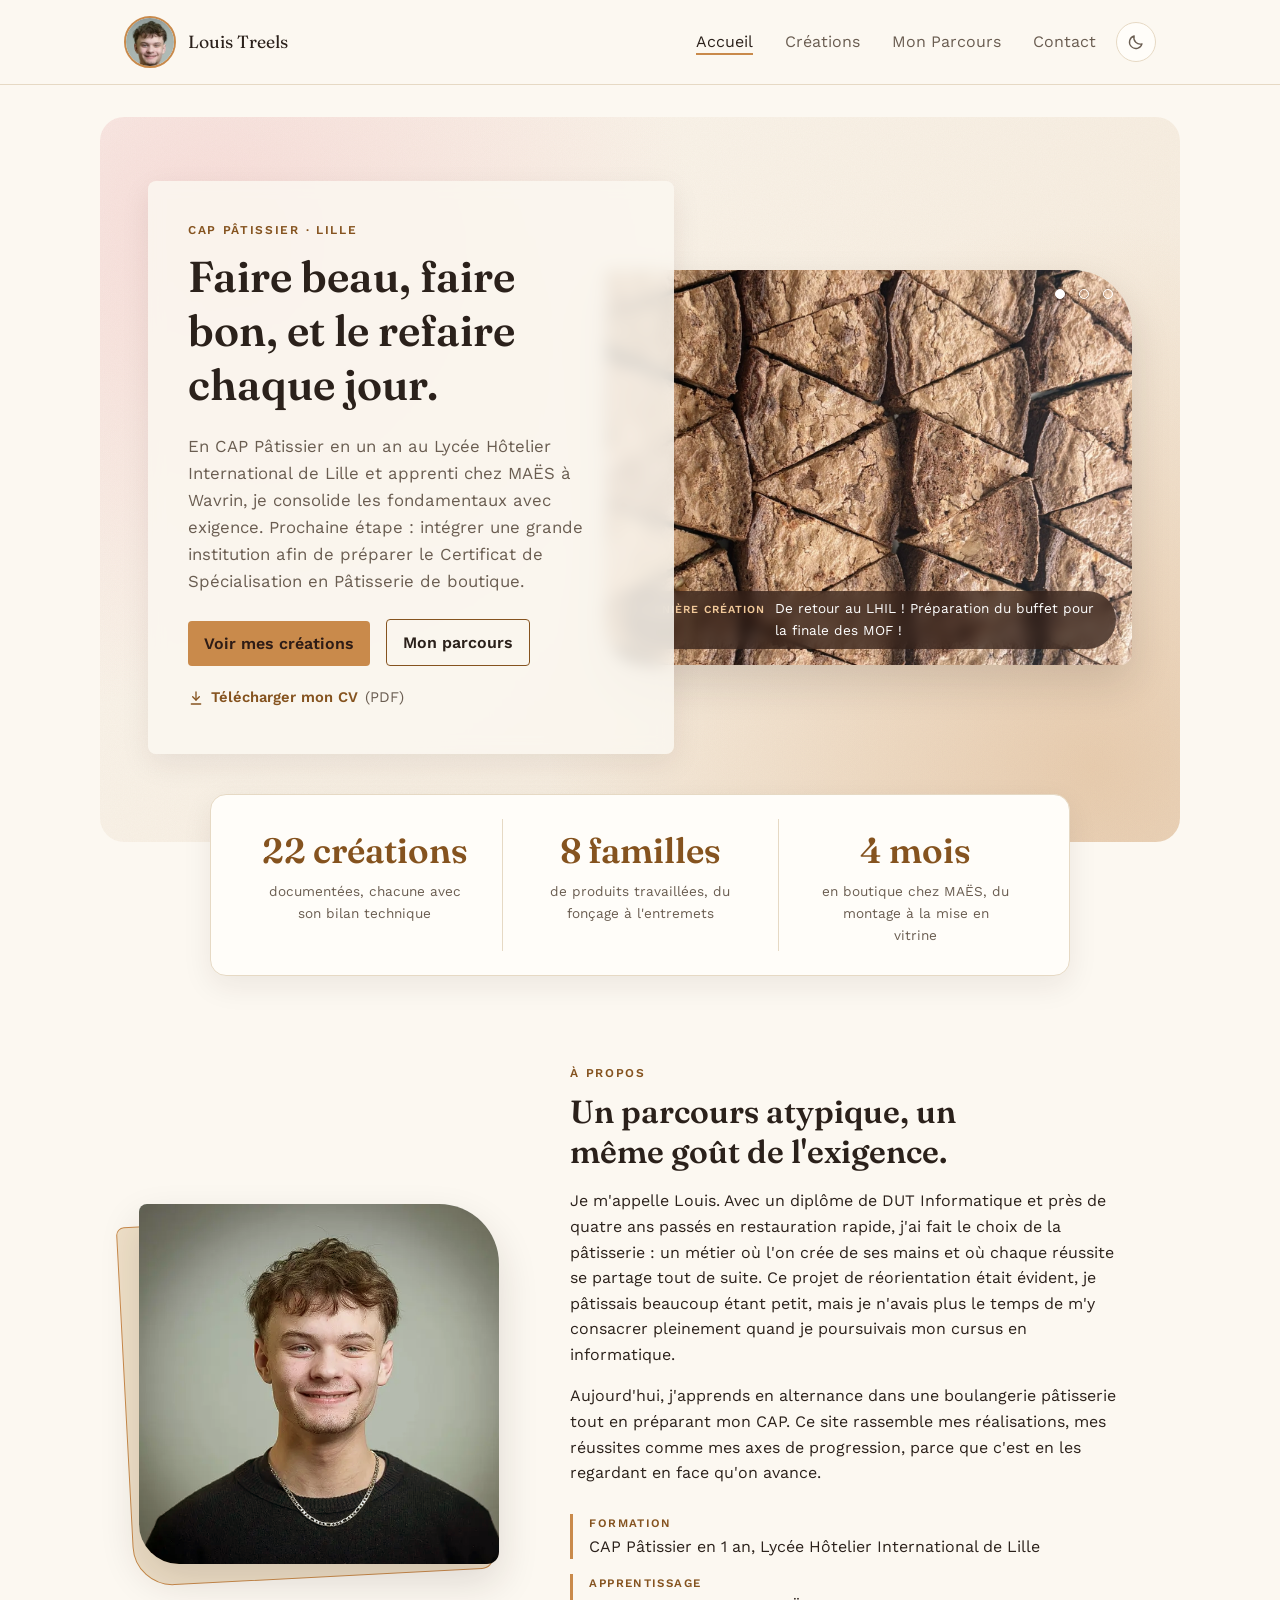
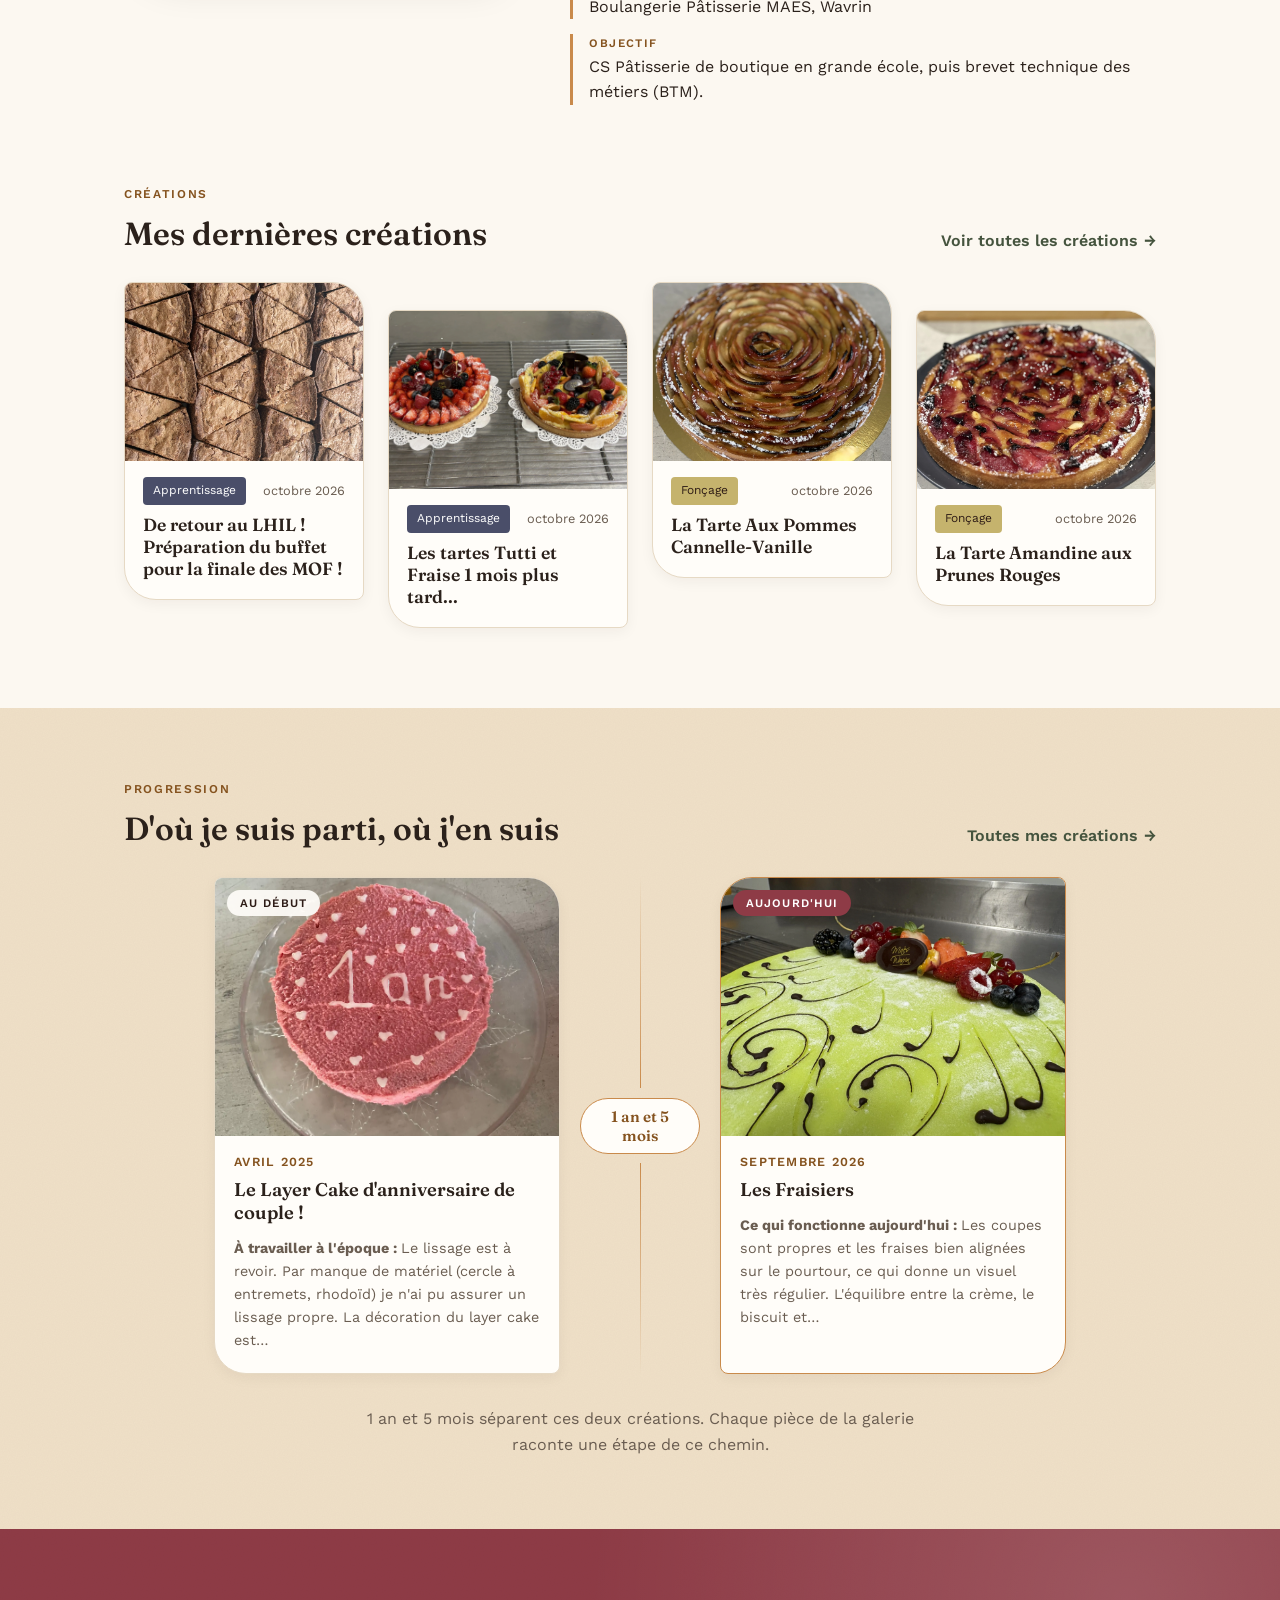
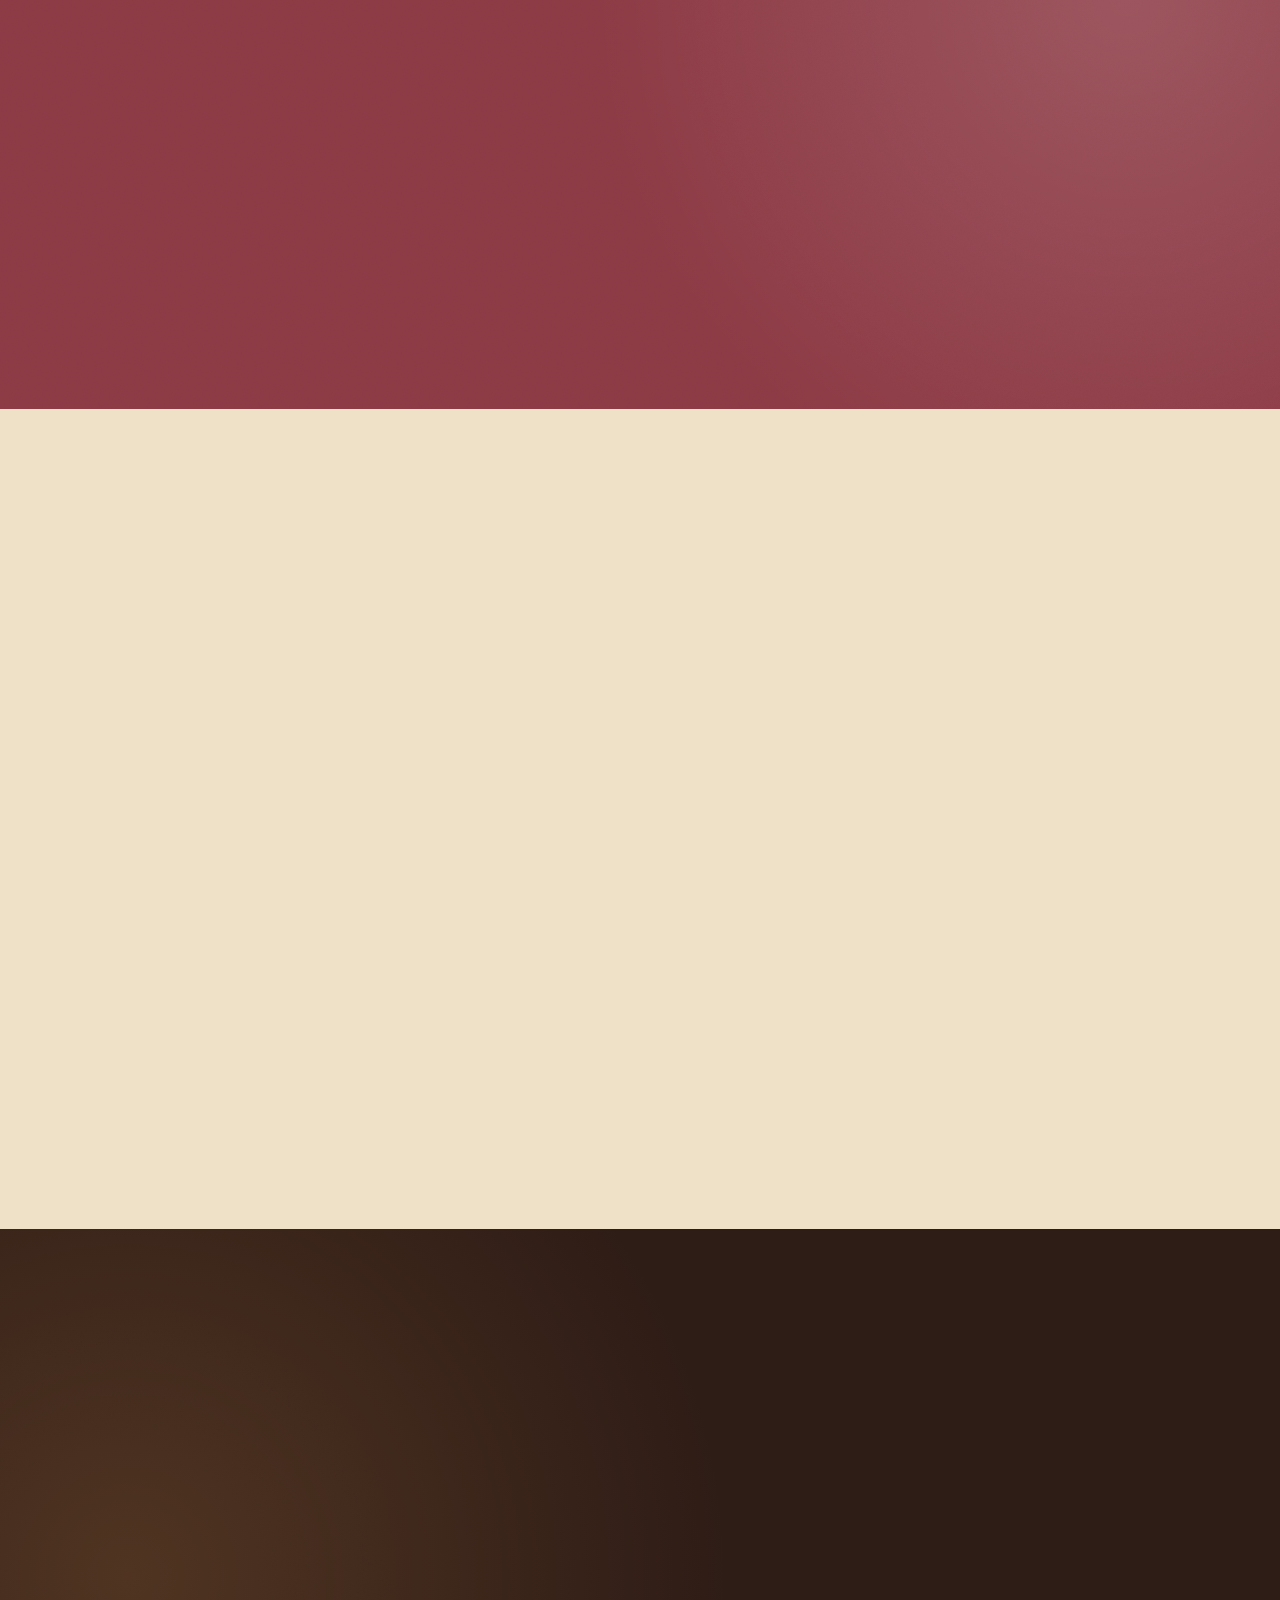
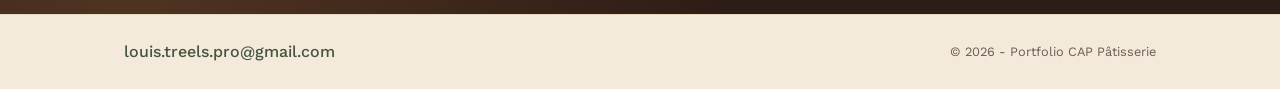
<file: index.html>
<!DOCTYPE html>
<html lang="fr">
<head>
    <meta charset="UTF-8">
    <meta name="viewport" content="width=device-width, initial-scale=1.0">
    <meta name="description" content="Louis Treels, candidat au CAP Pâtissier à Lille : portfolio de créations, parcours de reconversion et feuille de route vers le Certificat de Spécialisation Pâtisserie de boutique en grande école, puis le brevet technique des métiers.">
    <meta name="theme-color" content="#fcf8f1">
    <script src="js/theme.js"></script>
    <meta property="og:type" content="website">
    <meta property="og:title" content="Louis Treels | Portfolio CAP Pâtisserie">
    <meta property="og:description" content="Mes créations, mon parcours de reconversion et ma feuille de route : CAP, CS Pâtisserie de boutique, brevet technique des métiers.">
            <meta property="og:site_name" content="Louis Treels | Portfolio CAP Pâtisserie">
            <meta property="og:locale" content="fr_FR">
            <meta property="og:url" content="https://louistrls.github.io/portfolio-patisserie/">
            <meta property="og:image" content="https://louistrls.github.io/portfolio-patisserie/images/og-image.png?v=1">
            <meta property="og:image:width" content="1200">
            <meta property="og:image:height" content="630">
            <meta property="og:image:alt" content="Louis Treels, candidat au CAP Pâtissier à Lille, souriant, avec le texte : la rigueur d'un informaticien, la gourmandise d'un pâtissier.">
            <meta name="twitter:card" content="summary_large_image">
    <title>Louis Treels | Portfolio CAP Pâtisserie</title>
    <link rel="preconnect" href="https://fonts.googleapis.com">
    <link rel="preconnect" href="https://fonts.gstatic.com" crossorigin>
    <link href="https://fonts.googleapis.com/css2?family=Fraunces:ital,wght@0,500;0,600;1,500&family=Work+Sans:wght@400;500;600&display=swap" rel="stylesheet">
    <link rel="icon" href="images/favicon.svg" type="image/svg+xml">
    <link rel="apple-touch-icon" href="images/apple-touch-icon.png">
    <link rel="stylesheet" href="css/style.css">
    <noscript>
        <style>.fade-in { opacity: 1; transform: none; }</style>
    </noscript>
</head>
<body>

    <a class="skip-link" href="#main">Aller au contenu</a>

    <header>
        <nav>
            <div class="nav-logo">
                <img src="images/Photo_Louis_Treels_visage.webp" alt="" width="52" height="52"/>
                <a href="index.html">Louis Treels</a>
            </div>
            <div class="hamburger"><span class="bar"></span><span class="bar"></span><span class="bar"></span></div>
            <ul class="nav-links">
                <li><a href="index.html" class="active" aria-current="page">Accueil</a></li>
                <li><a href="creations.html">Créations</a></li>
                <li><a href="parcours.html">Mon Parcours</a></li>
                <li><a href="index.html#contact">Contact</a></li>
            </ul>
        </nav>
    </header>

    <main id="main">

        <!-- ==================== HERO ==================== -->
        <section class="hero fade-in">
            <div class="hero-text">
                <p class="eyebrow">CAP Pâtissier · Lille</p>
                <h1>Faire beau, faire bon, et le refaire chaque jour.</h1>
                <p>En CAP Pâtissier en un an au Lycée Hôtelier International de Lille et apprenti chez MAËS à Wavrin, je consolide les fondamentaux avec exigence. Prochaine étape : intégrer une grande institution afin de préparer le Certificat de Spécialisation en Pâtisserie de boutique.</p>
                <div class="hero-actions">
                    <a href="creations.html" class="btn-decouvrir">Voir mes créations</a>
                    <a href="parcours.html" class="btn-outline">Mon parcours</a>
                </div>
                <a href="documents/CV_Louis_Treels.pdf" target="_blank" class="link-cv" download><svg viewBox="0 0 24 24" width="16" height="16" fill="none" stroke="currentColor" stroke-width="2" stroke-linecap="round" stroke-linejoin="round" aria-hidden="true"><path d="M12 3v12"/><path d="m7 10 5 5 5-5"/><path d="M5 21h14"/></svg> Télécharger mon CV <span class="link-cv-meta">(PDF)</span></a>
            </div>
            <div class="hero-media">
                <div class="hero-frame" id="hero-frame">
                    <div class="hero-slides" id="hero-slides"></div>
                    <a class="hero-caption" id="hero-caption" href="creations.html"></a>
                    <div class="hero-dots" id="hero-dots"></div>
                </div>
            </div>
        </section>

        <!-- ==================== CHIFFRES CLÉS ==================== -->
        <section class="home-highlights" aria-label="Chiffres clés">
            <div class="highlights-bar highlights-bar--home" id="highlights">
            </div>
        </section>

        <!-- ==================== À PROPOS ==================== -->
        <section class="about-section">
            <div class="about fade-in">
                <figure class="about-photo">
                    <!-- TODO : remplacer ma photo par une photo en tenue de pâtisserie. -->
                    <img src="images/Photo_Louis_Treels.webp" alt="Portrait de Louis Treels, souriant" width="643" height="644" loading="lazy">
                </figure>
                <div class="about-text">
                    <p class="eyebrow">À propos</p>
                    <h2>Un parcours atypique, un même goût de l'exigence.</h2>
                    <p>Je m'appelle Louis. Avec un diplôme de DUT Informatique et près de quatre ans passés en restauration rapide, j'ai fait le choix de la pâtisserie : un métier où l'on crée de ses mains et où chaque réussite se partage tout de suite. Ce projet de réorientation était évident, je pâtissais beaucoup étant petit, mais je n'avais plus le temps de m'y consacrer pleinement quand je poursuivais mon cursus en informatique.</p>
                    <p>Aujourd'hui, j'apprends en alternance dans une boulangerie pâtisserie tout en préparant mon CAP. Ce site rassemble mes réalisations, mes réussites comme mes axes de progression, parce que c'est en les regardant en face qu'on avance.</p>
                    <dl class="about-facts">
                        <div class="about-fact">
                            <dt>Formation</dt>
                            <dd>CAP Pâtissier en 1 an, Lycée Hôtelier International de Lille</dd>
                        </div>
                        <div class="about-fact">
                            <dt>Apprentissage</dt>
                            <dd>Boulangerie Pâtisserie MAËS, Wavrin</dd>
                        </div>
                        <div class="about-fact">
                            <dt>Objectif</dt>
                            <dd>CS Pâtisserie de boutique en grande école, puis brevet technique des métiers (BTM).</dd>
                        </div>
                    </dl>
                </div>
            </div>
        </section>

        <!-- ==================== DERNIÈRES CRÉATIONS ==================== -->
        <section class="teaser-section fade-in">
            <div class="section-heading">
                <div>
                    <p class="eyebrow">Créations</p>
                    <h2>Mes dernières créations</h2>
                </div>
                <a href="creations.html" class="teaser-link">Voir toutes les créations</a>
            </div>
            <div class="teaser-grid" id="creations-teaser">
            </div>
            <noscript>
                <p class="noscript-note"><a href="creations.html">Voir toutes mes créations</a></p>
            </noscript>
        </section>

        <!-- ==================== PROGRESSION ==================== -->
        <!-- Générée par js/script.js (renderProgress) : la 1re création vs la plus récente de la même famille.
             Si les données ne permettent pas la comparaison, la section est retirée automatiquement. -->
        <section class="progress-section band" id="progress">
            <div class="section-heading">
                <div>
                    <p class="eyebrow">Progression</p>
                    <h2>D'où je suis parti, où j'en suis</h2>
                </div>
                <a href="creations.html" class="teaser-link">Toutes mes créations</a>
            </div>
            <div class="progress" id="progress-compare">
            </div>
            <p class="progress-note" id="progress-note"></p>
        </section>


        <!-- ==================== PARCOURS ==================== -->
        <section class="section-teal band">
            <div class="parcours-teaser fade-in">
                <p class="eyebrow">Parcours</p>
                <h2>D'un DUT Informatique à la pâtisserie</h2>
                <p>Après plusieurs années dans la restauration rapide et un DUT Informatique en poche, j'ai choisi de mettre cette rigueur au service d'un métier manuel et humain. Une reconversion assumée, portée par l'envie de créer et de transmettre.</p>
                <ol class="path" aria-label="Mon cheminement">
                    <li class="path-step">Bac général</li>
                    <li class="path-step">DUT Informatique</li>
                    <li class="path-step is-current">CAP Pâtissier</li>
                    <li class="path-step is-goal">CS Pâtisserie de boutique</li>
                    <li class="path-step is-goal">BTM</li>
                </ol>
                <a href="parcours.html" class="teaser-link">Découvrir mon parcours</a>
            </div>
        </section>

        <!-- ==================== AMBITION ==================== -->
        <section class="ambition-section">
            <div class="ambition fade-in">
                <p class="eyebrow">Ambition</p>
                <h2>Mon objectif</h2>
                <p class="ambition-quote">Me spécialiser en pâtisserie de boutique, pour proposer chaque jour une vitrine régulière, généreuse et irréprochable.</p>

                <ol class="roadmap" aria-label="Ma feuille de route">
                    <li class="roadmap-step is-current">
                        <span class="roadmap-when">Aujourd'hui → juin 2027</span>
                        <strong>CAP Pâtissier</strong>
                        <span>Les fondamentaux, à Lille et en apprentissage chez MAËS.</span>
                    </li>
                    <li class="roadmap-step is-goal">
                        <span class="roadmap-when">2027 – 2028</span>
                        <strong>CS Pâtisserie de boutique</strong>
                        <span>En grande école : la régularité, l'organisation d'une production en volume et le soin de chaque pièce en vitrine.</span>
                    </li>
                    <li class="roadmap-step is-goal">
                        <span class="roadmap-when">À partir de 2028</span>
                        <strong>Brevet technique des métiers</strong>
                        <span>Consolider l'ensemble de mes acquis. La suite reste ouverte.</span>
                    </li>
                </ol>
                <p class="roadmap-note">Dates indicatives : ce sont des objectifs, pas des promesses.</p>

                <ul class="pillars">
                    <li class="pillar"><strong>Technique</strong><span>Les bases d'abord : le CAP, la régularité du geste, le respect des fondamentaux.</span></li>
                    <li class="pillar"><strong>Créativité</strong><span>Associer textures, saveurs et finitions pour qu'une pièce donne envie dès le premier regard en vitrine.</span></li>
                    <li class="pillar"><strong>Exigence</strong><span>Viser le niveau des grandes maisons : précision, constance et goût du détail.</span></li>
                </ul>
            </div>
        </section>

        <!-- ==================== CONTACT ==================== -->
        <section class="section-cacao band" id="contact">
            <div class="contact-cta fade-in">
                <p class="eyebrow">Contact</p>
                <h2>Envie d'échanger ?</h2>
                <p>Une opportunité, un projet, une question sur mon parcours : je serais ravi d'en discuter.</p>
                <p class="contact-direct">
                    Écrivez-moi : <a class="contact-address" href="mailto:louis.treels.pro@gmail.com">louis.treels.pro@gmail.com</a>
                    <button type="button" class="btn-copy" data-copy="louis.treels.pro@gmail.com">Copier l'adresse</button>
                    <span class="copy-status" role="status" aria-live="polite"></span>
                </p>
                <div class="cta-actions">
                    <a href="documents/CV_Louis_Treels.pdf" target="_blank" class="btn-cv" download><svg viewBox="0 0 24 24" width="16" height="16" fill="none" stroke="currentColor" stroke-width="2" stroke-linecap="round" stroke-linejoin="round" aria-hidden="true"><path d="M12 3v12"/><path d="m7 10 5 5 5-5"/><path d="M5 21h14"/></svg> Télécharger mon CV</a>
                </div>
            </div>
        </section>
    </main>

    <footer>
        <div class="footer-container">
            <a href="mailto:louis.treels.pro@gmail.com" class="email-link">louis.treels.pro@gmail.com</a>
            <!-- TODO : remets ici le bloc <div class="footer-socials"> avec tes liens Instagram / LinkedIn quand les comptes seront prêts -->
            <p class="footer-credits">&copy; 2026 - Portfolio CAP Pâtisserie</p>
        </div>
    </footer>

    <script src="js/creations-data.js"></script>
    <script src="js/parcours-data.js"></script>
    <script src="js/script.js"></script>
</body>
</html>
</file>
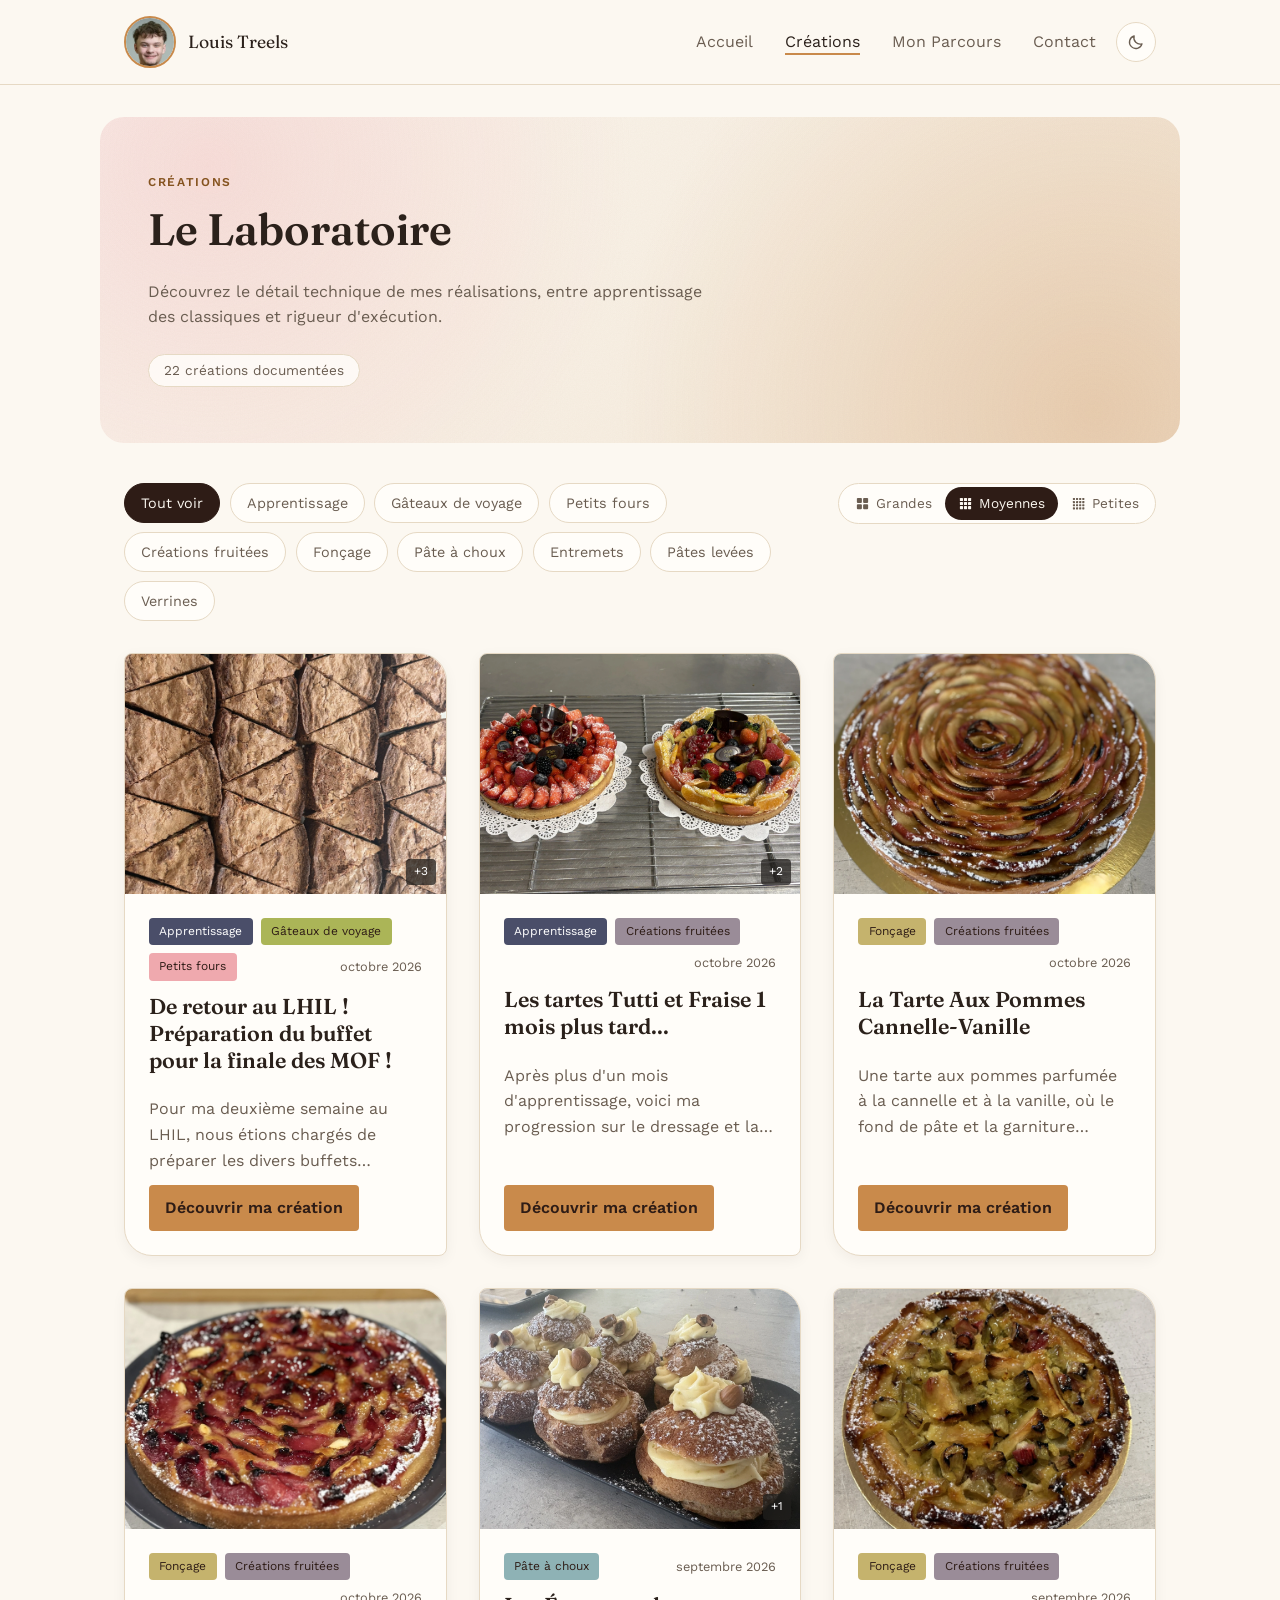
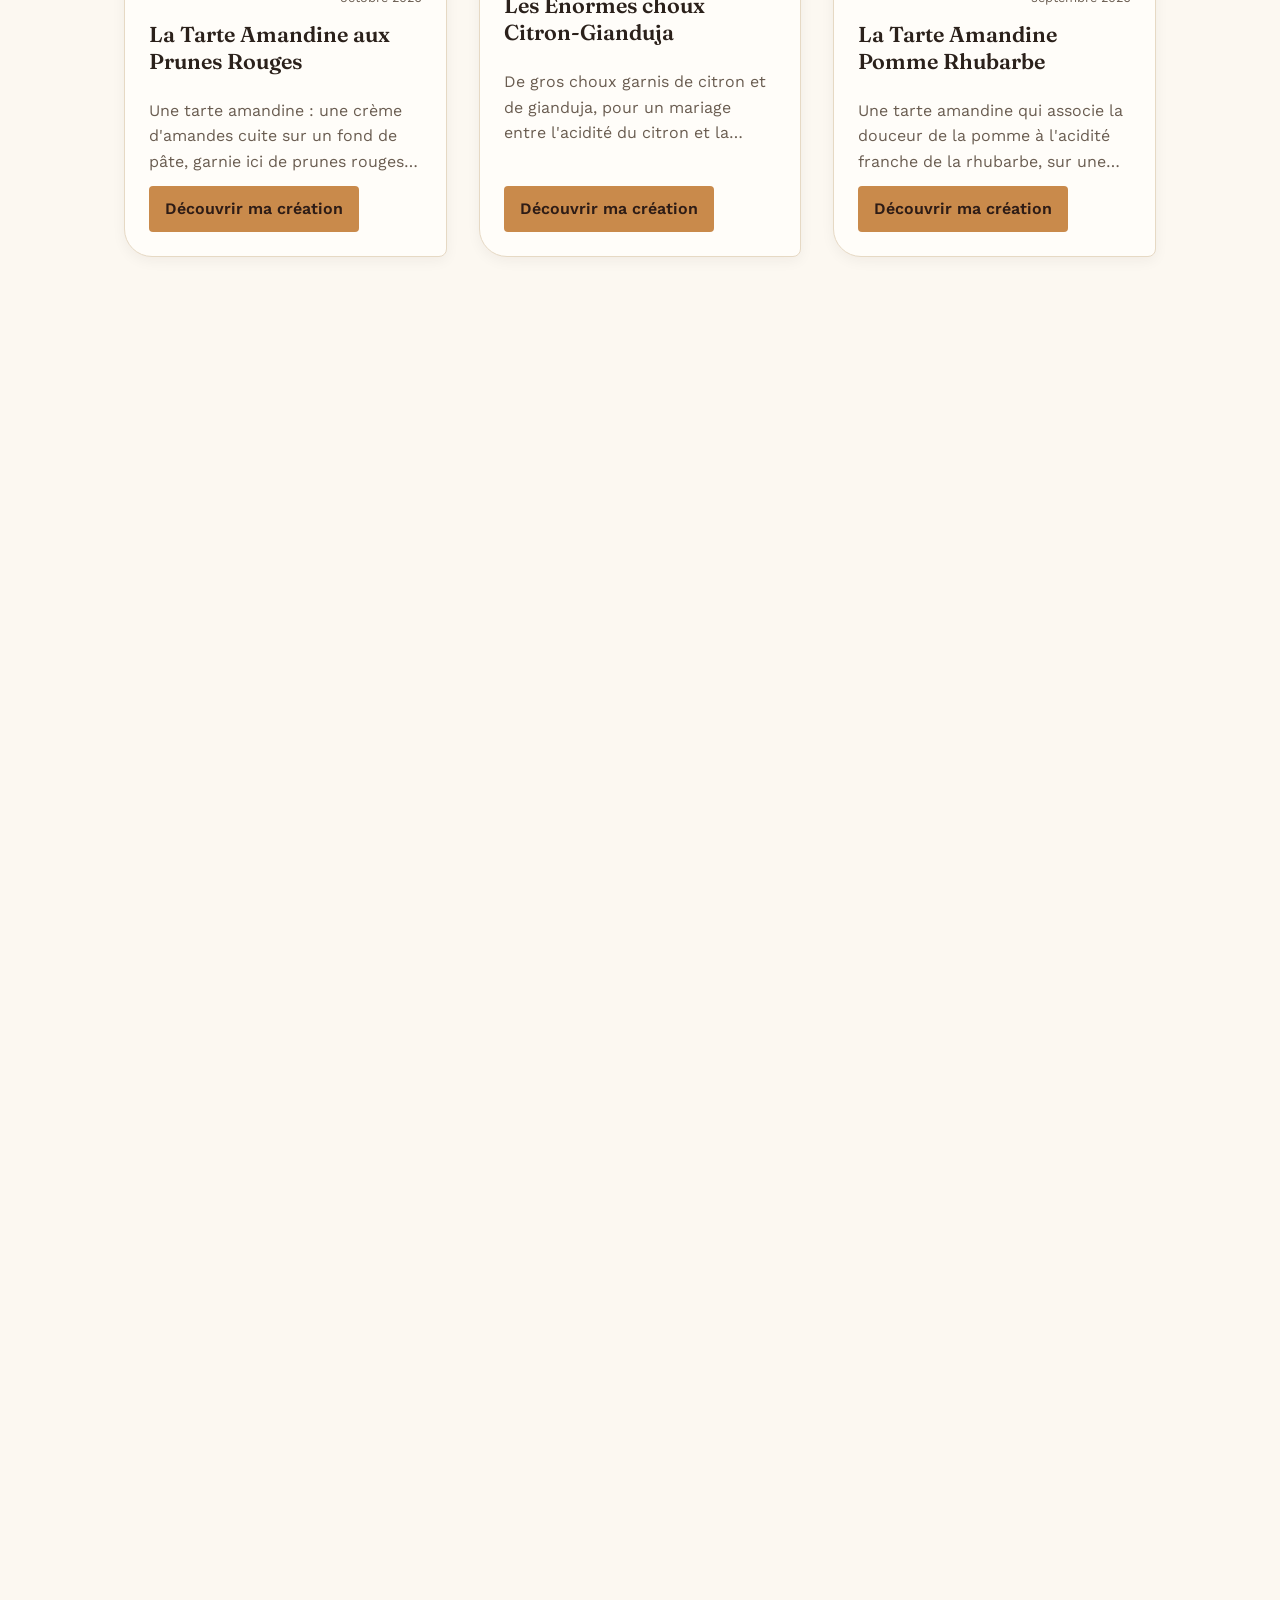
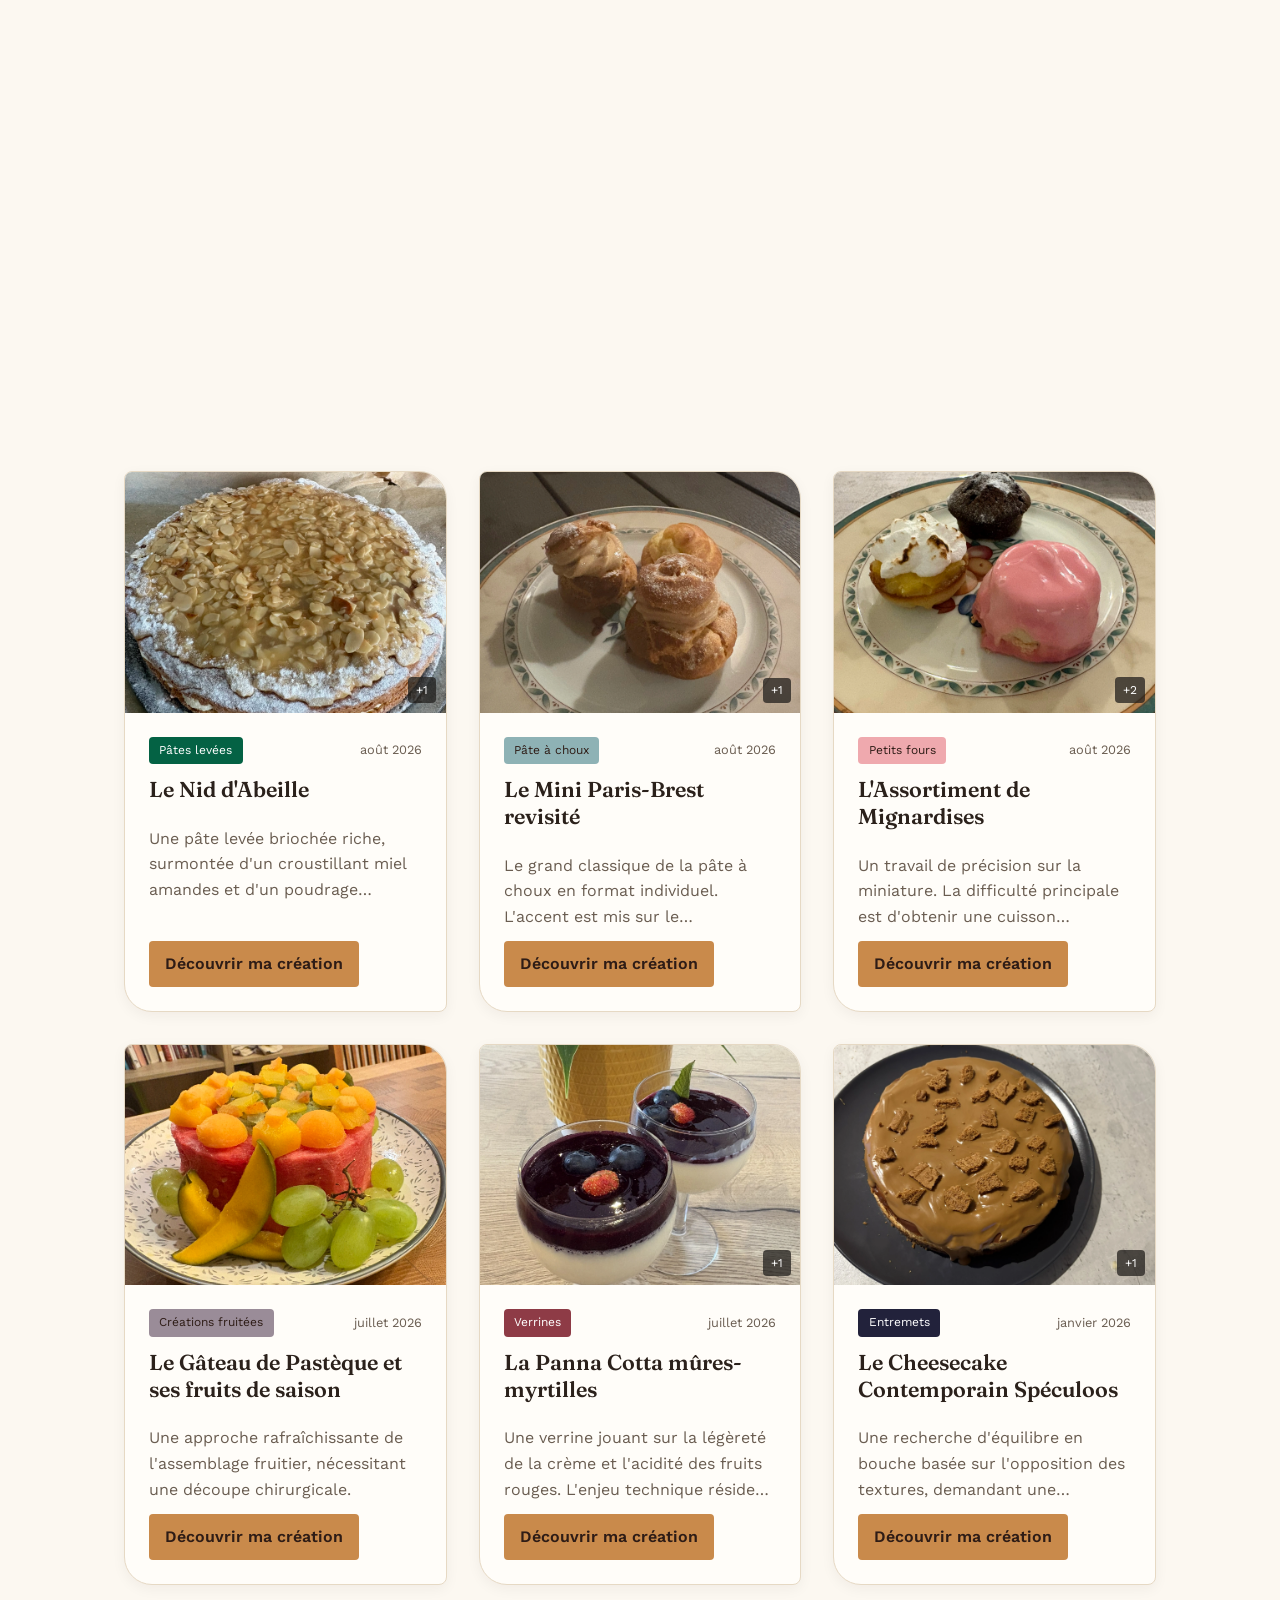
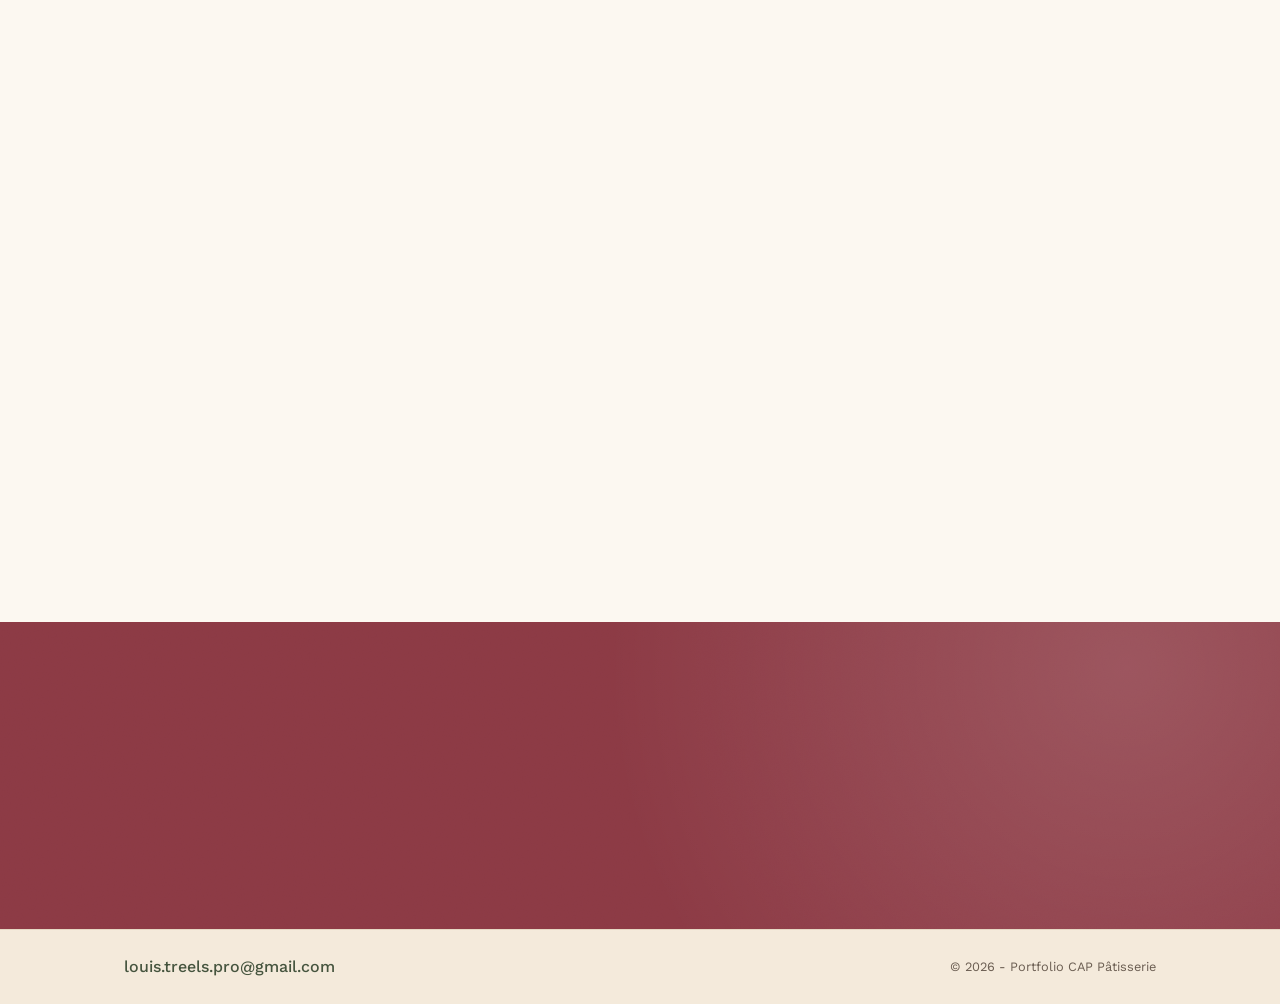
<file: creations.html>
<!DOCTYPE html>
<html lang="fr">
<head>
    <meta charset="UTF-8">
    <meta name="viewport" content="width=device-width, initial-scale=1.0">
    <meta name="description" content="Créations de Louis Treels, candidat au CAP Pâtissier : entremets, pâte à choux, biscuits — techniques mises en œuvre et bilan réflexif de chaque réalisation.">
    <meta name="theme-color" content="#fcf8f1">
    <script src="js/theme.js"></script>
    <meta property="og:type" content="website">
    <meta property="og:title" content="Mes Créations | Portfolio CAP Pâtisserie">
    <meta property="og:description" content="Entremets, pâte à choux, fonçage… le détail technique et le bilan de chacune de mes créations.">
            <meta property="og:site_name" content="Louis Treels | Portfolio CAP Pâtisserie">
            <meta property="og:locale" content="fr_FR">
            <meta property="og:url" content="https://louistrls.github.io/portfolio-patisserie/creations.html">
            <meta property="og:image" content="https://louistrls.github.io/portfolio-patisserie/images/og-image.png?v=1">
            <meta property="og:image:width" content="1200">
            <meta property="og:image:height" content="630">
            <meta property="og:image:alt" content="Louis Treels, candidat au CAP Pâtissier à Lille, souriant, avec le texte : la rigueur d'un informaticien, la gourmandise d'un pâtissier.">
            <meta name="twitter:card" content="summary_large_image">
    <title>Mes Créations | Portfolio CAP Pâtisserie</title>
    <link rel="preconnect" href="https://fonts.googleapis.com">
    <link rel="preconnect" href="https://fonts.gstatic.com" crossorigin>
    <link href="https://fonts.googleapis.com/css2?family=Fraunces:ital,wght@0,500;0,600;1,500&family=Work+Sans:wght@400;500;600&display=swap" rel="stylesheet">
    <link rel="icon" href="images/favicon.svg" type="image/svg+xml">
    <link rel="apple-touch-icon" href="images/apple-touch-icon.png">
    <link rel="stylesheet" href="css/style.css">
    <noscript>
        <style>.fade-in { opacity: 1; transform: none; }</style>
    </noscript>
</head>
<body>

    <a class="skip-link" href="#main">Aller au contenu</a>

    <header>
        <nav>
            <div class="nav-logo">
                <img src="images/Photo_Louis_Treels_visage.webp" alt="" width="52" height="52"/>
                <a href="index.html">Louis Treels</a>
            </div>
            <div class="hamburger"><span class="bar"></span><span class="bar"></span><span class="bar"></span></div>
            <ul class="nav-links">
                <li><a href="index.html">Accueil</a></li>
                <li><a href="creations.html" class="active" aria-current="page">Créations</a></li>
                <li><a href="parcours.html">Mon Parcours</a></li>
                <li><a href="index.html#contact">Contact</a></li>
            </ul>
        </nav>
    </header>

    <main id="main">
        <section class="page-header fade-in">
            <p class="eyebrow">Créations</p>
            <h1>Le Laboratoire</h1>
            <p>Découvrez le détail technique de mes réalisations, entre apprentissage des classiques et rigueur d'exécution.</p>
            <p class="gallery-count" id="gallery-count"></p>
        </section>

        <section class="detailed-gallery">
            <div class="gallery-toolbar">
                <div class="filter-bar" id="filter-bar" role="group" aria-label="Filtrer les créations par catégorie">
                </div>
                <div class="view-switch" id="view-switch" role="group" aria-label="Taille des cartes" hidden>
                    <button type="button" class="view-btn" data-size="lg" aria-pressed="false">
                        <svg viewBox="0 0 24 24" fill="currentColor" aria-hidden="true"><rect x="3" y="3" width="8" height="8" rx="1.5"/><rect x="13" y="3" width="8" height="8" rx="1.5"/><rect x="3" y="13" width="8" height="8" rx="1.5"/><rect x="13" y="13" width="8" height="8" rx="1.5"/></svg>
                        <span>Grandes</span>
                    </button>
                    <button type="button" class="view-btn" data-size="md" aria-pressed="true">
                        <svg viewBox="0 0 24 24" fill="currentColor" aria-hidden="true"><rect x="3" y="3" width="5" height="5" rx="1"/><rect x="9.5" y="3" width="5" height="5" rx="1"/><rect x="16" y="3" width="5" height="5" rx="1"/><rect x="3" y="9.5" width="5" height="5" rx="1"/><rect x="9.5" y="9.5" width="5" height="5" rx="1"/><rect x="16" y="9.5" width="5" height="5" rx="1"/><rect x="3" y="16" width="5" height="5" rx="1"/><rect x="9.5" y="16" width="5" height="5" rx="1"/><rect x="16" y="16" width="5" height="5" rx="1"/></svg>
                        <span>Moyennes</span>
                    </button>
                    <button type="button" class="view-btn" data-size="sm" aria-pressed="false">
                        <svg viewBox="0 0 24 24" fill="currentColor" aria-hidden="true"><rect x="3" y="3" width="3.4" height="3.4" rx=".7"/><rect x="8" y="3" width="3.4" height="3.4" rx=".7"/><rect x="13" y="3" width="3.4" height="3.4" rx=".7"/><rect x="18" y="3" width="3.4" height="3.4" rx=".7"/><rect x="3" y="8" width="3.4" height="3.4" rx=".7"/><rect x="8" y="8" width="3.4" height="3.4" rx=".7"/><rect x="13" y="8" width="3.4" height="3.4" rx=".7"/><rect x="18" y="8" width="3.4" height="3.4" rx=".7"/><rect x="3" y="13" width="3.4" height="3.4" rx=".7"/><rect x="8" y="13" width="3.4" height="3.4" rx=".7"/><rect x="13" y="13" width="3.4" height="3.4" rx=".7"/><rect x="18" y="13" width="3.4" height="3.4" rx=".7"/><rect x="3" y="18" width="3.4" height="3.4" rx=".7"/><rect x="8" y="18" width="3.4" height="3.4" rx=".7"/><rect x="13" y="18" width="3.4" height="3.4" rx=".7"/><rect x="18" y="18" width="3.4" height="3.4" rx=".7"/></svg>
                        <span>Petites</span>
                    </button>
                </div>
            </div>

            <div class="gallery-grid" id="gallery-grid">
            </div>
        </section>

        <section class="section-teal band">
            <div class="parcours-teaser fade-in">
                <p class="eyebrow">Parcours</p>
                <h2>Derrière chaque création, un chemin</h2>
                <p>Du BUT Informatique au CAP Pâtissier : le parcours qui m'a mené jusqu'ici, et celui que je veux prendre ensuite.</p>
                <a href="parcours.html" class="teaser-link">Découvrir mon parcours</a>
            </div>
        </section>
    </main>

    <footer>
        <div class="footer-container">
            <a href="mailto:louis.treels.pro@gmail.com" class="email-link">louis.treels.pro@gmail.com</a>
            <!-- TODO : remets ici le bloc <div class="footer-socials"> avec tes liens Instagram / LinkedIn quand les comptes seront prêts -->
            <p class="footer-credits">&copy; 2026 - Portfolio CAP Pâtisserie</p>
        </div>
    </footer>

    <div class="modal" id="details-modal" hidden>
        <div class="modal-content">
            <button type="button" class="modal-close" aria-label="Fermer les détails">&times;</button>
            <div id="modal-body-content"></div>
        </div>
    </div>

    <script src="js/creations-data.js"></script>
    <script src="js/script.js"></script>
</body>
</html>
</file>
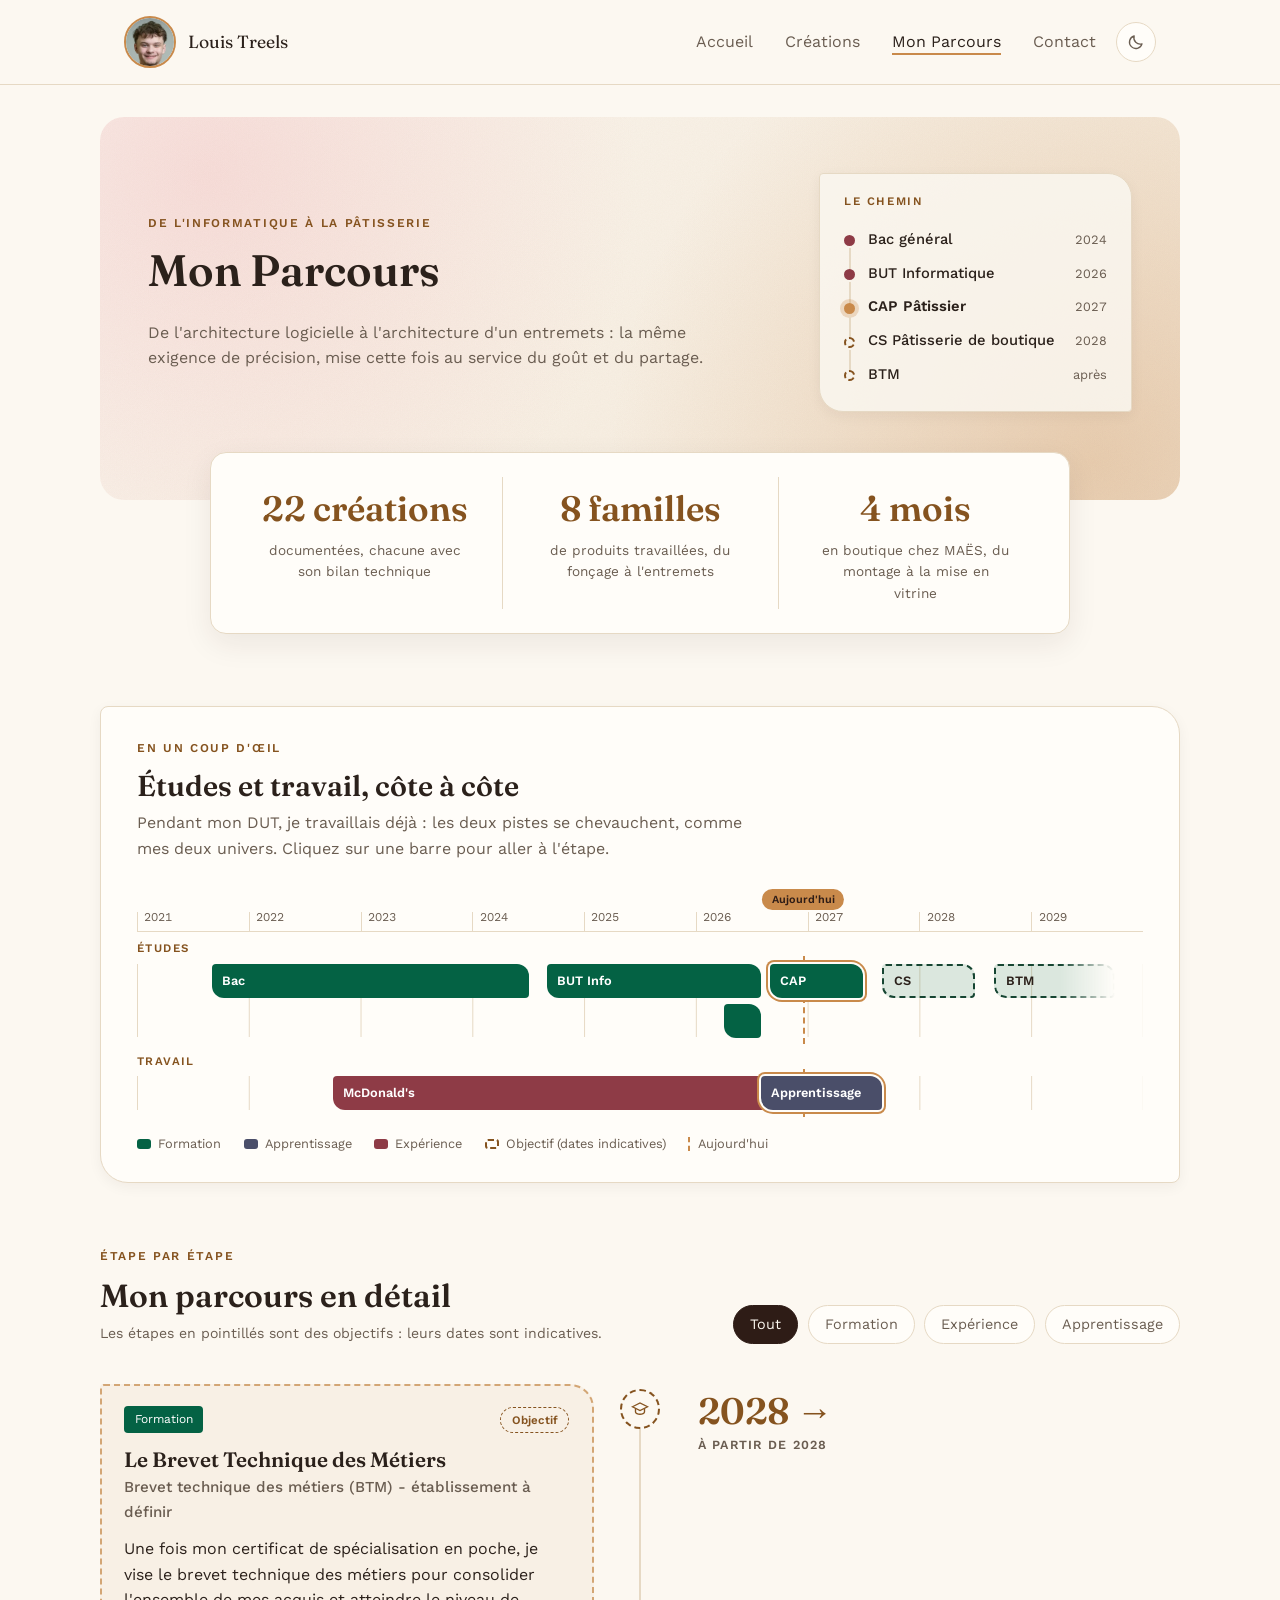
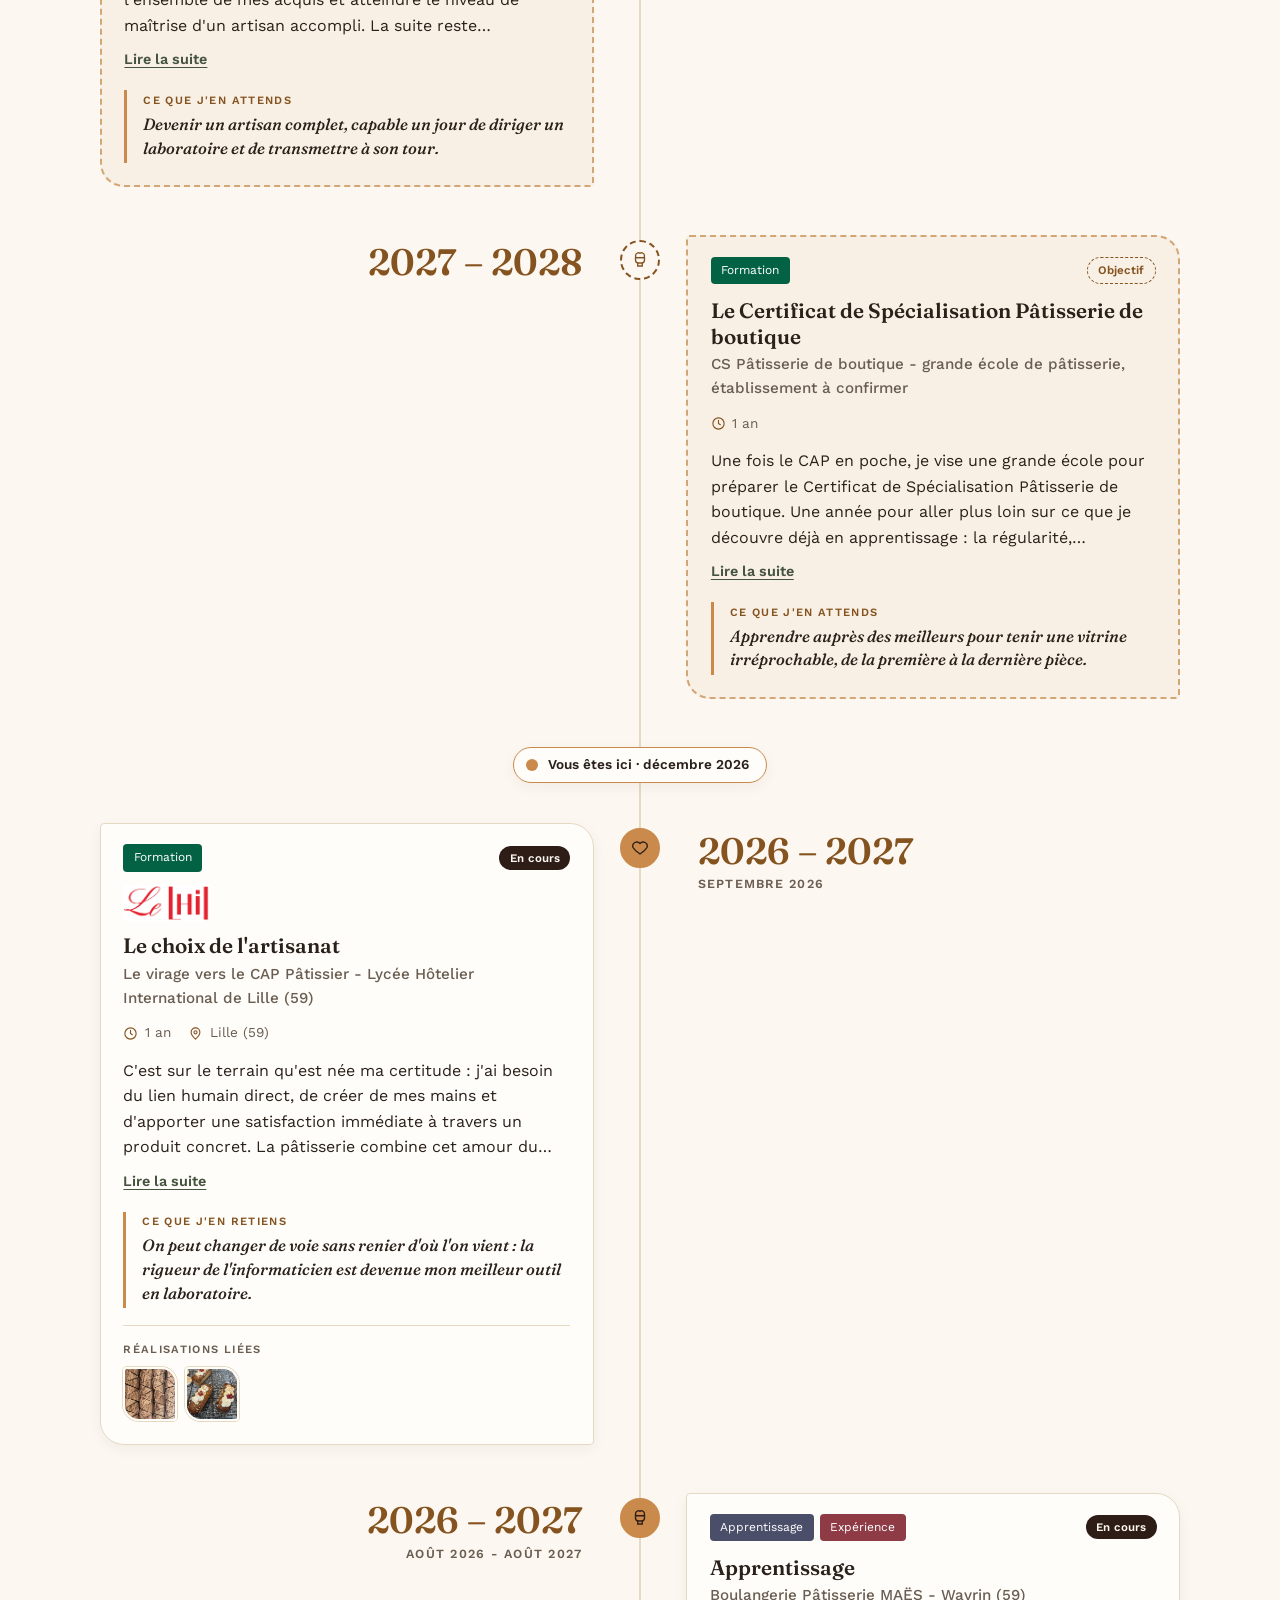
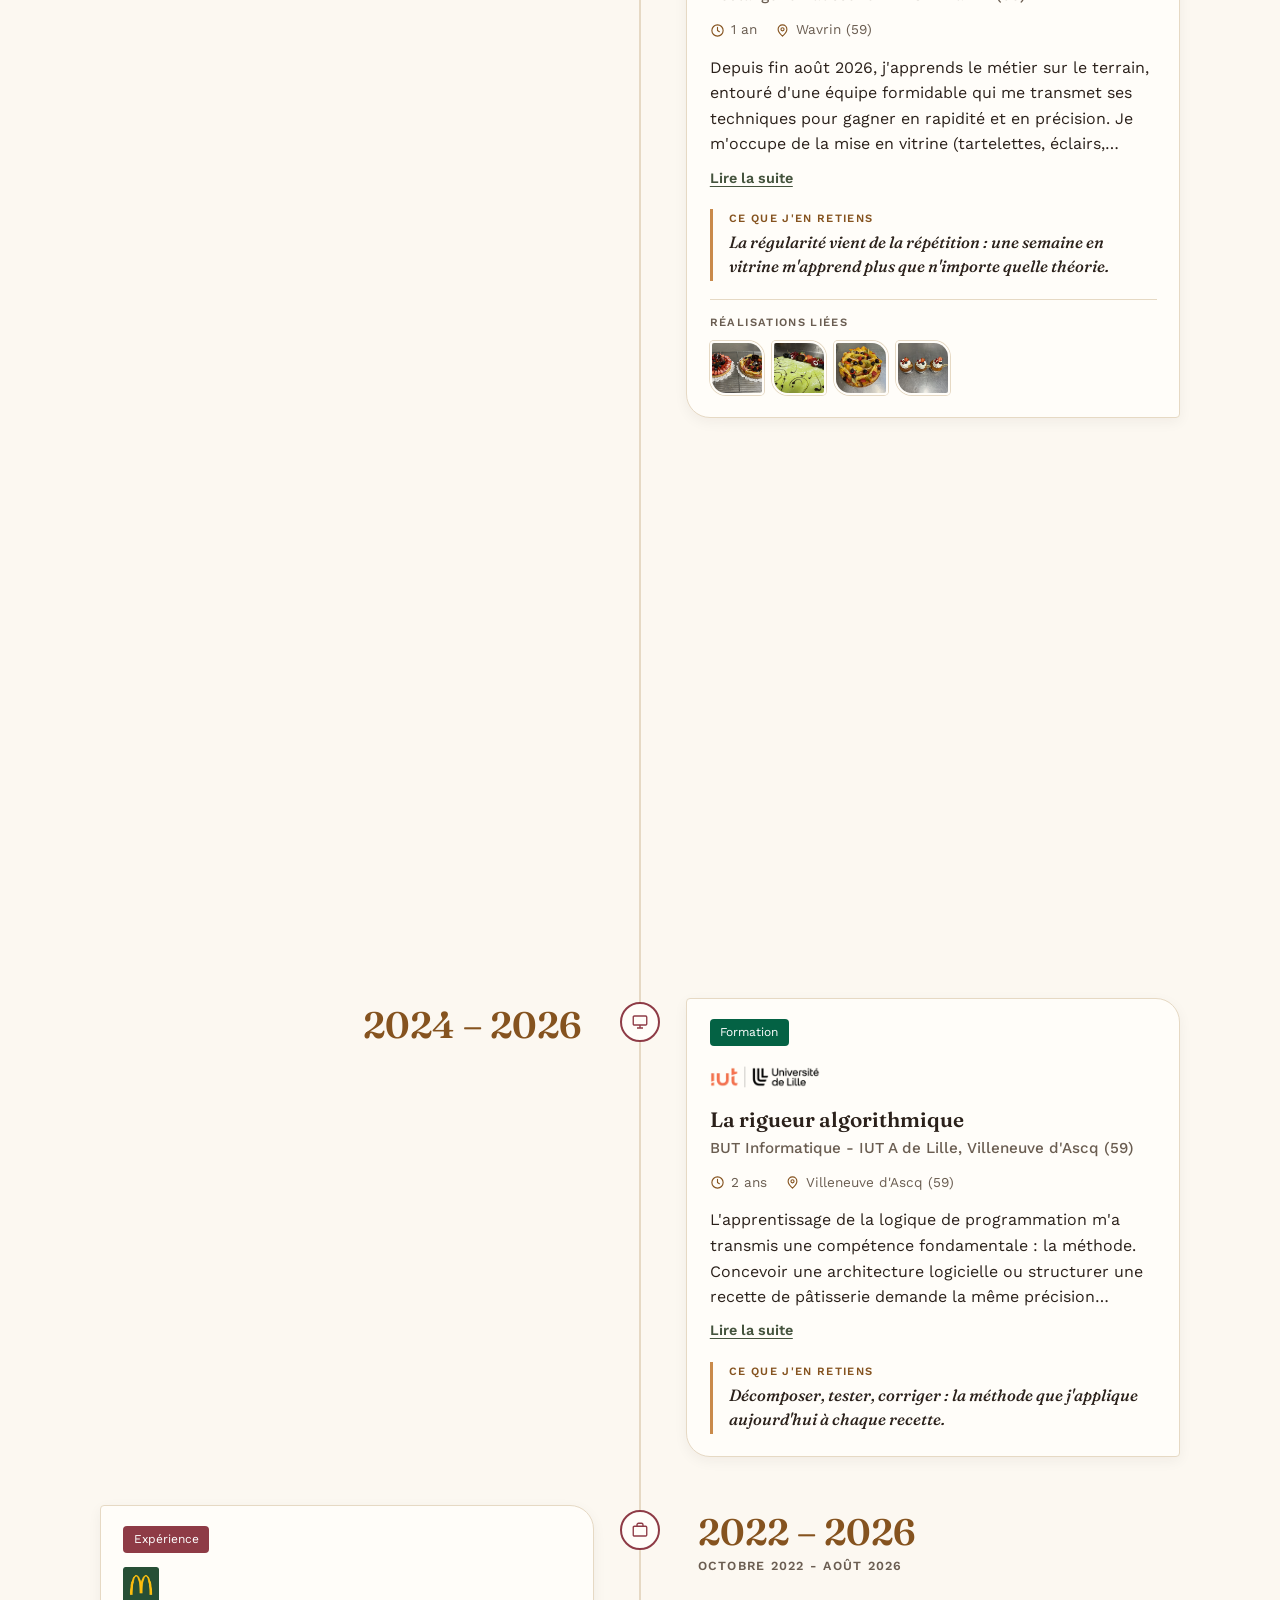
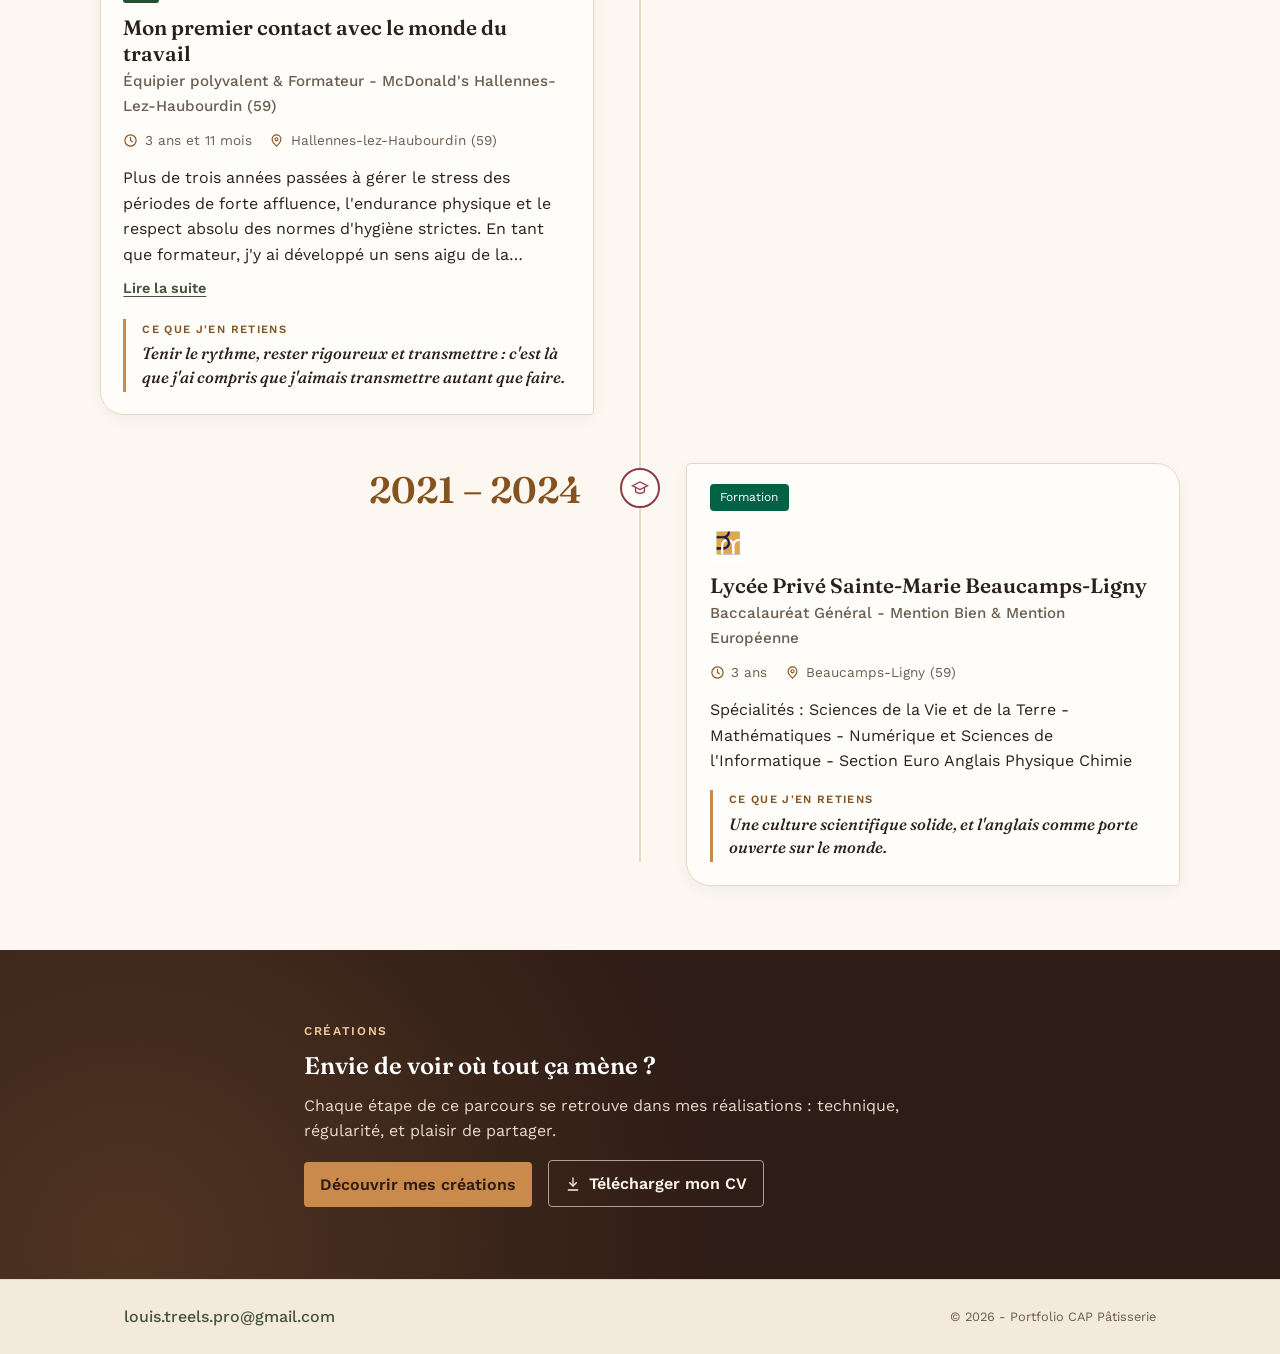
<file: parcours.html>
<!DOCTYPE html>
<html lang="fr">
<head>
    <meta charset="UTF-8">
    <meta name="viewport" content="width=device-width, initial-scale=1.0">
    <meta name="description" content="Parcours de Louis Treels, candidat au CAP Pâtissier en reconversion : formation, expérience professionnelle et feuille de route vers le Certificat de Spécialisation Pâtisserie de boutique, puis le brevet technique des métiers.">
    <meta name="theme-color" content="#fcf8f1">
    <script src="js/theme.js"></script>
    <meta property="og:type" content="website">
    <meta property="og:title" content="Mon Parcours | Portfolio CAP Pâtisserie">
    <meta property="og:description" content="Du BUT Informatique au CAP Pâtissier, puis le CS Pâtisserie de boutique et le brevet technique des métiers : les étapes de ma reconversion.">
            <meta property="og:site_name" content="Louis Treels | Portfolio CAP Pâtisserie">
            <meta property="og:locale" content="fr_FR">
            <meta property="og:url" content="https://louistrls.github.io/portfolio-patisserie/parcours.html">
            <meta property="og:image" content="https://louistrls.github.io/portfolio-patisserie/images/og-image.png?v=1">
            <meta property="og:image:width" content="1200">
            <meta property="og:image:height" content="630">
            <meta property="og:image:alt" content="Louis Treels, candidat au CAP Pâtissier à Lille, souriant, avec le texte : la rigueur d'un informaticien, la gourmandise d'un pâtissier.">
            <meta name="twitter:card" content="summary_large_image">
    <title>Mon Parcours | Portfolio CAP Pâtisserie</title>
    <link rel="preconnect" href="https://fonts.googleapis.com">
    <link rel="preconnect" href="https://fonts.gstatic.com" crossorigin>
    <link href="https://fonts.googleapis.com/css2?family=Fraunces:ital,wght@0,500;0,600;1,500&family=Work+Sans:wght@400;500;600&display=swap" rel="stylesheet">
    <link rel="icon" href="images/favicon.svg" type="image/svg+xml">
    <link rel="apple-touch-icon" href="images/apple-touch-icon.png">
    <link rel="stylesheet" href="css/style.css">
    <noscript>
        <style>.fade-in { opacity: 1; transform: none; }</style>
    </noscript>
</head>
<body>

    <a class="skip-link" href="#main">Aller au contenu</a>

    <header>
        <nav>
            <div class="nav-logo">
                <img src="images/Photo_Louis_Treels_visage.webp" alt="" width="52" height="52"/>
                <a href="index.html">Louis Treels</a>
            </div>
            <div class="hamburger"><span class="bar"></span><span class="bar"></span><span class="bar"></span></div>
            <ul class="nav-links">
                <li><a href="index.html">Accueil</a></li>
                <li><a href="creations.html">Créations</a></li>
                <li><a href="parcours.html" class="active" aria-current="page">Mon Parcours</a></li>
                <li><a href="index.html#contact">Contact</a></li>
            </ul>
        </nav>
    </header>

    <main id="main">
        <section class="page-header page-header--tall page-header--split fade-in">
            <div class="page-header-text">
                <p class="eyebrow">De l'informatique à la pâtisserie</p>
                <h1>Mon Parcours</h1>
                <p>De l'architecture logicielle à l'architecture d'un entremets : la même exigence de précision, mise cette fois au service du goût et du partage.</p>
            </div>
            <aside class="header-path" aria-label="Mon cheminement">
                <span class="header-path-title">Le chemin</span>
                <ol>
                    <li class="is-done"><span class="hp-label">Bac général</span><span class="hp-year">2024</span></li>
                    <li class="is-done"><span class="hp-label">BUT Informatique</span><span class="hp-year">2026</span></li>
                    <li class="is-current"><span class="hp-label">CAP Pâtissier</span><span class="hp-year">2027</span></li>
                    <li class="is-goal"><span class="hp-label">CS Pâtisserie de boutique</span><span class="hp-year">2028</span></li>
                    <li class="is-goal"><span class="hp-label">BTM</span><span class="hp-year">après</span></li>
                </ol>
            </aside>
        </section>

        <section class="home-highlights" aria-label="Chiffres clés">
            <div class="highlights-bar highlights-bar--home" id="highlights">
            </div>
        </section>

        <section class="frise-section" aria-labelledby="frise-title">
            <div class="frise-card fade-in">
                <div class="frise-heading">
                    <p class="eyebrow">En un coup d'œil</p>
                    <h2 id="frise-title">Études et travail, côte à côte</h2>
                    <p>Pendant mon DUT, je travaillais déjà : les deux pistes se chevauchent, comme mes deux univers. Cliquez sur une barre pour aller à l'étape.</p>
                </div>
                <div class="frise" id="frise">
                </div>
            </div>
        </section>

        <section class="timeline-section" aria-labelledby="timeline-title">
            <div class="tl-head">
                <div>
                    <p class="eyebrow">Étape par étape</p>
                    <h2 id="timeline-title">Mon parcours en détail</h2>
                    <p class="tl-hint">Les étapes en pointillés sont des objectifs : leurs dates sont indicatives.</p>
                </div>
                <div class="filter-bar tl-filter-bar" id="tl-filter-bar" role="group" aria-label="Filtrer les étapes par catégorie">
                </div>
            </div>
            <p class="tl-count" id="tl-count" role="status" aria-live="polite"></p>

            <div class="timeline" id="timeline-container">
            </div>
        </section>

        <section class="section-cacao band">
            <div class="contact-cta fade-in">
                <p class="eyebrow">Créations</p>
                <h2>Envie de voir où tout ça mène ?</h2>
                <p>Chaque étape de ce parcours se retrouve dans mes réalisations : technique, régularité, et plaisir de partager.</p>
                <div class="cta-actions">
                    <a href="creations.html" class="btn-decouvrir">Découvrir mes créations</a>
                    <a href="documents/CV_Louis_Treels.pdf" target="_blank" class="btn-cv" download><svg viewBox="0 0 24 24" width="16" height="16" fill="none" stroke="currentColor" stroke-width="2" stroke-linecap="round" stroke-linejoin="round" aria-hidden="true"><path d="M12 3v12"/><path d="m7 10 5 5 5-5"/><path d="M5 21h14"/></svg> Télécharger mon CV</a>
                </div>
            </div>
        </section>
    </main>

    <footer>
        <div class="footer-container">
            <a href="mailto:louis.treels.pro@gmail.com" class="email-link">louis.treels.pro@gmail.com</a>
            <!-- TODO : remets ici le bloc <div class="footer-socials"> avec tes liens Instagram / LinkedIn quand les comptes seront prêts -->
            <p class="footer-credits">&copy; 2026 - Portfolio CAP Pâtisserie</p>
        </div>
    </footer>

    <script src="js/creations-data.js"></script>
    <script src="js/parcours-data.js"></script>
    <script src="js/script.js"></script>
</body>
</html>
</file>
<file: css/style.css>
/* ==========================================================================
   Portfolio CAP Pâtisserie — feuille de style
   Base neutre, pensée pour être ré-harmonisée facilement : toutes les
   couleurs et polices sont centralisées dans :root ci-dessous. Change les
   valeurs des variables pour changer l'identité visuelle du site entier.
   ========================================================================== */

:root {
  /* MODE CLAIR / MODE NUIT : chaque couleur à deux versions s'écrit
     light-dark(clair, nuit). Le thème actif est choisi par color-scheme :
     - par défaut, celui de l'appareil (prefers-color-scheme) ;
     - si le visiteur clique sur le bouton soleil/lune, js/theme.js pose
       data-theme="light" ou "dark" sur <html> et son choix est mémorisé.
     Pour retoucher la palette de nuit, ne change QUE la 2e valeur. */
  color-scheme: light dark;

  /* Couleurs */
  --color-bg: light-dark(#fcf8f1, #16100c); /* crème / chocolat noir */
  --color-bg-alt: light-dark(#f4eadb, #1c140f); /* bandes, pied de page */
  --color-text: light-dark(#2b211b, #f1e7da);
  --color-text-muted: light-dark(#6a5d51, #bdac9b);
  --color-border: light-dark(#e6d9c4, #3b2c23);
  --color-accent: #5b6f52;
  --color-accent-dark: light-dark(#45543e, #a9c19b); /* vert des liens : éclairci en nuit */
  --color-focus: light-dark(#5b6f52, #e2a869); /* contour de focus clavier */

  /* Palette "pâtisserie" de l'accueil */
  --color-cream-deep: light-dark(#efe0c8, #211711); /* fond des blocs chaleureux */
  --color-caramel: #c98a4b; /* = --color-button, pour les décors (identique en nuit) */
  --color-caramel-text: light-dark(#85531f, #e2a869); /* caramel lisible en petit texte */
  --color-cacao: #2e1c16; /* chocolat FIXE : bandes de contact, texte sur fond clair */
  --color-cream: #fcf8f1; /* crème FIXE : texte/boutons posés sur les bandes sombres */
  --color-paper: light-dark(#fffdf9, #2b1f18); /* cartes posées sur le fond */
  --color-wine: light-dark(#8e3b46, #d9818d); /* bordeaux des icônes/traits (la bande bordeaux reste --badge-verrines) */
  /* Fond "nappage" partagé par le hero de l'accueil et les en-têtes de page */
  --bg-halo:
    radial-gradient(circle at 10% 15%, light-dark(rgba(239, 169, 174, 0.32), rgba(142, 59, 70, 0.30)), transparent 42%),
    radial-gradient(circle at 92% 90%, light-dark(rgba(201, 138, 75, 0.30), rgba(201, 138, 75, 0.18)), transparent 46%),
    linear-gradient(135deg, light-dark(#fbf7f0, #201611) 0%, light-dark(#f4e8d8, #2b1d15) 100%);
  --shadow-soft: 0 10px 30px light-dark(rgba(46, 28, 22, 0.08), rgba(0, 0, 0, 0.45));
  --shadow-lift: 0 18px 40px light-dark(rgba(46, 28, 22, 0.14), rgba(0, 0, 0, 0.55));
  --shadow-card: 0 4px 14px light-dark(rgba(46, 28, 22, 0.05), rgba(0, 0, 0, 0.30));
  --shadow-header: 0 6px 24px light-dark(rgba(46, 28, 22, 0.08), rgba(0, 0, 0, 0.45));
  /* Surfaces translucides, anneaux et pastilles qui changent selon le thème */
  --header-bg: light-dark(rgba(252, 248, 241, 0.9), rgba(22, 16, 12, 0.88));
  --hero-text-bg: light-dark(rgba(251, 247, 240, 0.85), rgba(32, 22, 17, 0.82));
  --count-bg: light-dark(rgba(255, 253, 249, 0.85), rgba(43, 31, 24, 0.85));
  --outline-hover-bg: light-dark(rgba(255, 255, 255, 0.6), rgba(255, 255, 255, 0.08));
  --badge-ring: light-dark(transparent, rgba(255, 255, 255, 0.22));
  --logo-plate: light-dark(transparent, #fcf8f1);
  --chip-active-bg: light-dark(#2e1c16, #c98a4b);
  --chip-active-text: light-dark(#fcf8f1, #2e1c16);
  /* Grain de papier très discret (SVG inline, aucune image à charger) */
  --grain: url("data:image/svg+xml,%3Csvg xmlns='http://www.w3.org/2000/svg' width='160' height='160'%3E%3Cfilter id='n'%3E%3CfeTurbulence type='fractalNoise' baseFrequency='.85' numOctaves='2' stitchTiles='stitch'/%3E%3CfeColorMatrix values='0 0 0 0 .4 0 0 0 0 .28 0 0 0 0 .18 0 0 0 .55 0'/%3E%3C/filter%3E%3Crect width='100%25' height='100%25' filter='url(%23n)'/%3E%3C/svg%3E");

  /* Couleurs des badges par tag (voir TAG_COLORS dans js/script.js) —
     ajoute une variable ici + une entrée dans TAG_COLORS si tu veux qu'un
     nouveau tag ait sa propre couleur plutôt que --color-accent.
     Identiques dans les deux thèmes. */
  --badge-entremets: #22223b;
  --badge-apprentissage: #4a4e69;
  --badge-fruitees: #9a8c98;
  --badge-choux: #8eb2b5;
  --badge-foncage: #C5B36D;
  --badge-verrines: #8e3b46;
  --badge-levees: #046244;
  --badge-petits-fours: #EFA9AE;
  --badge-voyage: #abb557;
  --badge-formation: #046244; /* parcours : Formation (vert profond) */
  --badge-experience: #8e3b46; /* parcours : Expérience (bordeaux) */

  /* Bouton "Découvrir" et modale de détails */
  --color-button: #c98a4b;
  --color-button-text: #2e1c16;
  --color-button-hover-bg: light-dark(#2e1c16, #f1e7da);
  --color-button-hover-text: light-dark(#faf6f0, #2e1c16);
  --color-modal-overlay: light-dark(rgba(46, 28, 22, 0.7), rgba(0, 0, 0, 0.78));
  --color-modal-bg: light-dark(#faf6f0, #241913);
  --color-modal-text: light-dark(#2e1c16, #f1e7da);

  /* Typographie */
  --font-heading: "Fraunces", serif;
  --font-body: "Work Sans", sans-serif;

  /* Structure */
  --radius-s: 4px;
  --radius-m: 8px;
  --max-width: 1080px;
  --transition-base: 220ms ease;
}

/* Secours pour les très vieux navigateurs sans light-dark() : thème clair */
@supports not (color: light-dark(red, blue)) {
  :root {
    --color-bg: #fcf8f1; /* crème / chocolat noir */
    --color-bg-alt: #f4eadb; /* bandes, pied de page */
    --color-text: #2b211b;
    --color-text-muted: #6a5d51;
    --color-border: #e6d9c4;
    --color-accent: #5b6f52;
    --color-accent-dark: #45543e; /* vert des liens : éclairci en nuit */
    --color-focus: #5b6f52; /* contour de focus clavier */
    --color-cream-deep: #efe0c8; /* fond des blocs chaleureux */
    --color-caramel: #c98a4b; /* = --color-button, pour les décors (identique en nuit) */
    --color-caramel-text: #85531f; /* caramel lisible en petit texte */
    --color-cacao: #2e1c16; /* chocolat FIXE : bandes de contact, texte sur fond clair */
    --color-cream: #fcf8f1; /* crème FIXE : texte/boutons posés sur les bandes sombres */
    --color-paper: #fffdf9; /* cartes posées sur le fond */
    --color-wine: #8e3b46; /* bordeaux des icônes/traits (la bande bordeaux reste --badge-verrines) */
    --bg-halo:
      radial-gradient(circle at 10% 15%, rgba(239, 169, 174, 0.32), transparent 42%),
      radial-gradient(circle at 92% 90%, rgba(201, 138, 75, 0.30), transparent 46%),
      linear-gradient(135deg, #fbf7f0 0%, #f4e8d8 100%);
    --shadow-soft: 0 10px 30px rgba(46, 28, 22, 0.08);
    --shadow-lift: 0 18px 40px rgba(46, 28, 22, 0.14);
    --shadow-card: 0 4px 14px rgba(46, 28, 22, 0.05);
    --shadow-header: 0 6px 24px rgba(46, 28, 22, 0.08);
    --header-bg: rgba(252, 248, 241, 0.9);
    --hero-text-bg: rgba(251, 247, 240, 0.85);
    --count-bg: rgba(255, 253, 249, 0.85);
    --outline-hover-bg: rgba(255, 255, 255, 0.6);
    --badge-ring: transparent;
    --logo-plate: transparent;
    --chip-active-bg: #2e1c16;
    --chip-active-text: #fcf8f1;
    --color-button: #c98a4b;
    --color-button-text: #2e1c16;
    --color-button-hover-bg: #2e1c16;
    --color-button-hover-text: #faf6f0;
    --color-modal-overlay: rgba(46, 28, 22, 0.7);
    --color-modal-bg: #faf6f0;
    --color-modal-text: #2e1c16;
  }
}

/* Choix manuel (bouton soleil/lune) : prioritaire sur le réglage de l'appareil */
:root[data-theme="light"] { color-scheme: light; }
:root[data-theme="dark"] { color-scheme: dark; }

/* ==========================================================================
   Reset de base
   ========================================================================== */
*,
*::before,
*::after {
  box-sizing: border-box;
}

html {
  scroll-behavior: smooth;
  /* Les liens d'ancre (#contact, #progress…) ne passent pas sous l'en-tête fixe */
  scroll-padding-top: 5.5rem;
}

body {
  margin: 0;
  background: var(--color-bg);
  color: var(--color-text);
  font-family: var(--font-body);
  line-height: 1.6;
  -webkit-font-smoothing: antialiased;
}

img {
  max-width: 100%;
  display: block;
}

a {
  color: inherit;
}

h1,
h2,
h3 {
  font-family: var(--font-heading);
  font-weight: 600;
  line-height: 1.25;
  margin: 0 0 0.5em;
}

p {
  margin: 0 0 1em;
}

button {
  font: inherit;
  cursor: pointer;
}

:focus-visible {
  outline: 2px solid var(--color-focus);
  outline-offset: 2px;
}

/* Lien d'évitement : visible uniquement au clavier */
.skip-link {
  position: absolute;
  left: 1rem;
  top: -4rem;
  z-index: 200;
  background: var(--color-cacao);
  color: #fff;
  padding: 0.6rem 1rem;
  border-radius: var(--radius-s);
  transition: top 0.2s ease;
}

.skip-link:focus {
  top: 1rem;
}

/* ==========================================================================
   En-tête / navigation
   ========================================================================== */
header {
  position: sticky;
  top: 0;
  z-index: 20;
  /* Crème légèrement translucide + flou : le contenu glisse doucement dessous */
  background: var(--header-bg);
  -webkit-backdrop-filter: blur(10px);
  backdrop-filter: blur(10px);
  border-bottom: 1px solid var(--color-border);
  transition: box-shadow 300ms ease;
}

/* Classe posée par initHeader() (js/script.js) dès qu'on a fait défiler la page */
header.is-scrolled {
  box-shadow: var(--shadow-header);
}

/* Barre de progression de lecture, collée sous l'en-tête */
.scroll-progress {
  position: absolute;
  left: 0;
  bottom: -1px;
  width: 100%;
  height: 2px;
  background: linear-gradient(90deg, var(--badge-verrines), var(--color-caramel));
  transform: scaleX(0);
  transform-origin: 0 50%;
  pointer-events: none;
}

nav {
  max-width: var(--max-width);
  margin: 0 auto;
  padding: 1rem 1.5rem;
  display: flex;
  align-items: center;
  justify-content: space-between;
}

.nav-logo {
  display: flex;
  align-items: center;
  gap: 0.75rem;
}

.nav-logo img {
  width: 52px;
  height: 52px;
  border-radius: 50%;
  object-fit: cover;
  /* Liseré caramel : le visage ressort sur le fond crème */
  border: 2px solid var(--color-caramel);
  background: var(--color-cream-deep);
  transform-origin: left center;
  transition: transform 250ms ease;
}

header.is-scrolled .nav-logo img {
  transform: scale(0.8);
}

.nav-logo a {
  font-family: var(--font-heading);
  font-size: 1.1rem;
  text-decoration: none;
}

.nav-links {
  list-style: none;
  display: flex;
  gap: 2rem;
  margin: 0;
  padding: 0;
}

.nav-links a {
  position: relative;
  text-decoration: none;
  color: var(--color-text-muted);
  transition: color var(--transition-base);
}

/* Soulignement caramel qui se dessine au survol et reste sur la page courante */
.nav-links a::after {
  content: "";
  position: absolute;
  left: 0;
  right: 0;
  bottom: -4px;
  height: 2px;
  background: var(--color-caramel);
  transform: scaleX(0);
  transform-origin: left;
  transition: transform 250ms ease;
}

.nav-links a:hover::after,
.nav-links a.active::after {
  transform: scaleX(1);
}

.nav-links a:hover,
.nav-links a.active {
  color: var(--color-text);
}

.hamburger {
  display: none;
  flex-direction: column;
  gap: 5px;
  padding: 0.5rem;
}

.hamburger .bar {
  width: 22px;
  height: 2px;
  background: var(--color-text);
  transition: transform var(--transition-base), opacity var(--transition-base);
}

.hamburger.is-open .bar:nth-child(1) {
  transform: translateY(7px) rotate(45deg);
}
.hamburger.is-open .bar:nth-child(2) {
  opacity: 0;
}
.hamburger.is-open .bar:nth-child(3) {
  transform: translateY(-7px) rotate(-45deg);
}

/* ==========================================================================
   Bouton mode clair / mode nuit (injecté dans le menu par js/theme.js)
   ========================================================================== */
.nav-links {
  margin-left: auto;
}

.theme-toggle {
  flex: none;
  order: 3; /* après les liens, à l'extrême droite du menu */
  width: 40px;
  height: 40px;
  margin-left: 1.25rem;
  padding: 0;
  display: inline-grid;
  place-items: center;
  border: 1px solid var(--color-border);
  border-radius: 50%;
  background: var(--color-paper);
  color: var(--color-text-muted);
  transition: color var(--transition-base), border-color var(--transition-base), background-color var(--transition-base);
}

.theme-toggle:hover,
.theme-toggle:focus-visible {
  border-color: var(--color-caramel);
  color: var(--color-caramel-text);
}

.theme-toggle svg {
  width: 18px;
  height: 18px;
  grid-area: 1 / 1;
  transition: transform 350ms ease, opacity 250ms ease;
}

/* On montre l'icône de ce qu'un clic va activer : lune en clair, soleil en nuit */
.theme-toggle .icon-sun { opacity: 0; transform: rotate(-60deg) scale(0.6); }
:root[data-theme="dark"] .theme-toggle .icon-sun { opacity: 1; transform: none; }
:root[data-theme="dark"] .theme-toggle .icon-moon { opacity: 0; transform: rotate(60deg) scale(0.6); }

::selection {
  background: var(--color-caramel);
  color: var(--color-cacao);
}

/* Fondu doux au changement de thème (classe posée 400 ms par js/theme.js) */
html.theme-switching *,
html.theme-switching *::before,
html.theme-switching *::after {
  transition: background-color 350ms ease, color 350ms ease, border-color 350ms ease, box-shadow 350ms ease !important;
}

/* ==========================================================================
   En-tête de page
   ========================================================================== */
.page-header {
  position: relative;
  isolation: isolate;
  overflow: hidden;
  width: calc(100% - 3rem);
  max-width: var(--max-width);
  margin: 2rem auto 2.5rem;
  padding: 3.5rem 3rem;
  background: var(--bg-halo);
  border-radius: 24px;
  text-align: left;
}

/* Variante qui laisse la place à la carte de chiffres clés (parcours) */
.page-header--tall {
  margin-bottom: 0;
  padding-bottom: 5.5rem;
}

.page-header h1 {
  font-size: clamp(2rem, 4vw, 2.75rem);
  max-width: 20ch;
}

.page-header p {
  max-width: 56ch;
  color: var(--color-text-muted);
}

.gallery-count {
  display: inline-block;
  margin: 0.5rem 0 0;
  padding: 0.3rem 0.95rem;
  background: var(--count-bg);
  border: 1px solid var(--color-border);
  border-radius: 999px;
  font-size: 0.85rem;
  color: var(--color-text-muted);
}

.gallery-count:empty {
  display: none;
}

/* ==========================================================================
   Barre de filtres
   ========================================================================== */
.filter-bar {
  max-width: var(--max-width);
  margin: 0 auto;
  padding: 0 1.5rem 2rem;
  display: flex;
  flex-wrap: wrap;
  gap: 0.6rem;
}

.filter-btn {
  border: 1px solid var(--color-border);
  background: var(--color-paper);
  color: var(--color-text-muted);
  padding: 0.45rem 1rem;
  border-radius: 999px;
  font-size: 0.9rem;
  transition: background var(--transition-base), color var(--transition-base), border-color var(--transition-base);
}

.filter-btn:hover {
  border-color: var(--color-caramel);
  color: var(--color-text);
}

.filter-btn.is-active {
  background: var(--chip-active-bg);
  border-color: var(--chip-active-bg);
  color: var(--chip-active-text);
}

/* ==========================================================================
   Grille de créations
   ========================================================================== */
.detailed-gallery {
  padding-bottom: 4rem;
}

/* Filtres (à gauche) + taille des cartes (à droite) */
.gallery-toolbar {
  max-width: var(--max-width);
  margin: 0 auto;
  padding: 0 1.5rem 2rem;
  display: flex;
  flex-wrap: wrap;
  align-items: flex-start;
  justify-content: space-between;
  gap: 1rem 2rem;
}

.gallery-toolbar .filter-bar {
  flex: 1 1 28rem;
  max-width: none;
  margin: 0;
  padding: 0;
}

.view-switch {
  flex: none;
  display: inline-flex;
  padding: 3px;
  background: var(--color-paper);
  border: 1px solid var(--color-border);
  border-radius: 999px;
}

.view-switch[hidden] {
  display: none;
}

.view-btn {
  display: inline-flex;
  align-items: center;
  gap: 0.4rem;
  padding: 0.35rem 0.8rem;
  border: none;
  border-radius: 999px;
  background: transparent;
  color: var(--color-text-muted);
  font-size: 0.85rem;
  transition: background-color var(--transition-base), color var(--transition-base);
}

.view-btn svg {
  flex: none;
  width: 15px;
  height: 15px;
}

.view-btn:hover {
  color: var(--color-text);
}

.view-btn[aria-pressed="true"] {
  background: var(--chip-active-bg);
  color: var(--chip-active-text);
}

/* Grille. La taille des cartes est pilotée par trois variables :
   --card-min (largeur minimale d'une carte), --card-gap (espacement)
   et --desc-lines (lignes d'aperçu de la description). auto-fill garde
   des cartes de taille constante même quand un filtre n'en laisse qu'une. */
.gallery-grid {
  --card-min: 320px;
  --card-gap: 2rem;
  --desc-lines: 3;
  max-width: var(--max-width);
  margin: 0 auto;
  padding: 0 1.5rem;
  display: grid;
  grid-template-columns: repeat(auto-fill, minmax(min(var(--card-min), 100%), 1fr));
  gap: var(--card-gap);
}

/* Grandes : deux colonnes, aperçu plus long */
.gallery-grid--lg {
  --card-min: 420px;
  --desc-lines: 5;
}

/* Petites : 4 à 5 colonnes, photo + titre + date */
.gallery-grid--sm {
  --card-min: 190px;
  --card-gap: 1rem;
}

.gallery-grid--sm .creation-card {
  border-radius: 6px 20px 6px 20px;
}

.gallery-grid--sm .creation-body {
  padding: 0.8rem 0.9rem 0.95rem;
  gap: 0.45rem;
}

.gallery-grid--sm .creation-card h2 {
  margin: 0;
  font-size: 1rem;
}

.gallery-grid--sm .creation-card .creation-desc,
.gallery-grid--sm .creation-card .btn-decouvrir,
.gallery-grid--sm .creation-card .creation-meta .badge:not(:first-child) {
  display: none;
}

.gallery-grid--sm .badge {
  font-size: 0.68rem;
  padding: 0.15rem 0.5rem;
}

/* La date se range à côté du badge, ou dessous s'il n'y a pas la place */
.gallery-grid--sm .creation-date {
  margin-left: 0;
  font-size: 0.72rem;
}

.creation-card {
  border: 1px solid var(--color-border);
  border-radius: 8px 28px 8px 28px; /* même asymétrie que l'accueil */
  overflow: hidden;
  background: var(--color-paper);
  box-shadow: var(--shadow-card);
  display: flex;
  flex-direction: column;
  cursor: pointer; /* toute la carte ouvre la fiche */
  transition:
    opacity 500ms ease,
    transform 500ms ease,
    box-shadow 300ms ease,
    border-color 300ms ease;
}

.creation-card:hover,
.creation-card:focus-within {
  border-color: var(--color-caramel);
  box-shadow: var(--shadow-lift);
}

.creation-media {
  position: relative;
  display: block;
  width: 100%;
  padding: 0;
  border: none;
  background: var(--color-bg-alt);
  aspect-ratio: 4 / 3;
  overflow: hidden;
}

.creation-media img {
  width: 100%;
  height: 100%;
  object-fit: cover;
  transition: transform 400ms ease;
}

.creation-media:hover img,
.creation-media:focus-visible img {
  transform: scale(1.04);
}

.media-count {
  position: absolute;
  bottom: 0.6rem;
  right: 0.6rem;
  background: rgba(33, 31, 28, 0.75);
  color: #fff;
  font-size: 0.75rem;
  padding: 0.2rem 0.5rem;
  border-radius: var(--radius-s);
}

.creation-body {
  flex: 1; /* les boutons d'une même rangée s'alignent en bas */
  padding: 1.5rem;
  display: flex;
  flex-direction: column;
  gap: 0.75rem;
}

.creation-meta {
  display: flex;
  flex-wrap: wrap;
  align-items: center;
  gap: 0.5rem;
}

/* Les couleurs de badge sont posées en JS (voir colorForTag dans
   script.js) car un même tag est réutilisé sur un nombre variable de
   créations et de tags par carte : plus simple à maintenir qu'une règle
   CSS par catégorie à chaque fois qu'un tag est ajouté. */
.badge {
  display: inline-block;
  background: var(--color-accent);
  color: #fff;
  font-size: 0.75rem;
  padding: 0.25rem 0.65rem;
  border-radius: var(--radius-s);
  /* Liseré clair en mode nuit : les badges sombres ne se fondent pas dans le fond */
  box-shadow: inset 0 0 0 1px var(--badge-ring);
}

/* Badges à fond clair : texte foncé pour garder un bon contraste */
.badge--light {
  color: var(--color-cacao); /* fixe : le fond de ces badges reste clair en nuit */
}

.creation-date {
  font-size: 0.8rem;
  color: var(--color-text-muted);
  margin-left: auto;
}

.creation-card h2 {
  font-size: 1.35rem;
}

.creation-desc {
  color: var(--color-text-muted);
  margin: 0;
}

/* Sur les cartes seulement (pas dans la fiche) : aperçu coupé après
   --desc-lines lignes, avec « … » automatique. */
.creation-card .creation-desc {
  display: -webkit-box;
  -webkit-box-orient: vertical;
  -webkit-line-clamp: var(--desc-lines, 3);
  line-clamp: var(--desc-lines, 3);
  overflow: hidden;
}

.tech-list {
  list-style: none;
  margin: 0;
  padding: 0;
  display: flex;
  flex-direction: column;
  gap: 0.35rem;
  font-size: 0.92rem;
}

.tech-list strong {
  color: var(--color-text);
}

.creation-reflection {
  margin-top: 0.5rem;
  padding: 1rem;
  background: var(--color-bg-alt);
  border-radius: var(--radius-s);
  border-left: 3px solid var(--color-accent);
}

.creation-reflection h3 {
  font-size: 0.95rem;
  margin-bottom: 0.5rem;
}

.creation-reflection p {
  font-size: 0.9rem;
  margin: 0 0 0.4em;
  color: var(--color-text-muted);
}

.creation-reflection p:last-child {
  margin-bottom: 0;
}

/* --- Bouton "Découvrir ma création" --- */
.btn-decouvrir {
  background-color: var(--color-button);
  color: var(--color-button-text);
  border: none;
  padding: 10px 16px;
  border-radius: var(--radius-s);
  cursor: pointer;
  font-family: inherit;
  font-weight: 600;
  margin-top: auto;
  align-self: flex-start;
  /* Le bouton sert aussi sur des liens <a> (accueil) */
  display: inline-block;
  text-decoration: none;
  transition: background-color 0.3s ease, color 0.3s ease;
}

.btn-decouvrir:hover {
  background-color: var(--color-button-hover-bg);
  color: var(--color-button-hover-text);
}

/* ==========================================================================
   Modale de détails (fusionne l'ancienne lightbox : photo(s) + texte)
   ========================================================================== */
.modal {
  position: fixed;
  inset: 0;
  z-index: 100;
  background: var(--color-modal-overlay);
  display: flex;
  justify-content: center;
  align-items: center;
  opacity: 0;
  transition: opacity 200ms ease;
}

.modal[hidden] {
  display: none !important;
}

.modal.is-open {
  opacity: 1;
}

.modal-content {
  background-color: var(--color-modal-bg);
  color: var(--color-modal-text);
  padding: 30px;
  border-radius: 10px 32px 10px 32px;
  max-width: 900px;
  width: 90%;
  max-height: 80vh;
  overflow-y: auto;
  position: relative;
  border: 1px solid var(--color-border);
  box-shadow: 0 10px 25px rgba(0, 0, 0, 0.2);
  transform: scale(0.96);
  transition: transform 200ms ease;
}

.modal.is-open .modal-content {
  transform: scale(1);
}

.modal-close {
  position: absolute;
  top: 15px;
  right: 20px;
  background: none;
  border: none;
  font-size: 28px;
  color: var(--color-modal-text);
  cursor: pointer;
  line-height: 1;
}

.modal-close:hover {
  color: var(--color-button);
}

.modal-layout {
  display: flex;
  gap: 30px;
  align-items: flex-start;
}

.modal-media {
  flex: 0 0 45%;
  display: flex;
  flex-direction: column;
  gap: 15px;
  max-height: 65vh;
  overflow-y: auto;
  padding-right: 5px;
}

.modal-gallery-img {
  width: 100%;
  height: auto;
  border-radius: 6px;
  object-fit: cover;
  box-shadow: 0 2px 8px rgba(46, 28, 22, 0.1);
}

.modal-text {
  flex: 1;
}

@media (max-width: 768px) {
  .modal-layout {
    flex-direction: column;
  }

  .modal-media {
    flex: none;
    width: 100%;
    max-height: 35vh;
  }
}

/* ==========================================================================
   Chiffres clés (parcours.html)
   ========================================================================== */
.highlights-bar {
  max-width: var(--max-width);
  margin: 0 auto;
  padding: 0 1.5rem 2.5rem;
  display: flex;
  flex-wrap: wrap;
  gap: 2rem;
}

.highlight-item {
  display: flex;
  flex-direction: column;
  gap: 0.15rem;
}

.highlight-value {
  font-variant-numeric: tabular-nums;
  font-family: var(--font-heading);
  font-size: 1.6rem;
  font-weight: 600;
  color: var(--color-accent-dark);
}

.highlight-label {
  font-size: 0.85rem;
  color: var(--color-text-muted);
  max-width: 22ch;
}

/* ==========================================================================
   En-tête du parcours : texte + mini-cheminement à droite
   ========================================================================== */
.page-header--split {
  display: grid;
  grid-template-columns: minmax(0, 1fr) auto;
  align-items: center;
  gap: 2rem 3rem;
}

.page-header-text > :last-child {
  margin-bottom: 0;
}

.header-path {
  min-width: 15rem;
  padding: 1.1rem 1.5rem 1.2rem;
  background: var(--hero-text-bg);
  border: 1px solid var(--color-border);
  border-radius: 4px 24px 4px 24px;
  box-shadow: var(--shadow-card);
}

.header-path-title {
  display: block;
  margin-bottom: 0.8rem;
  font-size: 0.72rem;
  font-weight: 600;
  letter-spacing: 0.14em;
  text-transform: uppercase;
  color: var(--color-caramel-text);
}

.header-path ol {
  list-style: none;
  margin: 0;
  padding: 0;
}

.header-path li {
  position: relative;
  display: flex;
  align-items: baseline;
  justify-content: space-between;
  gap: 1.25rem;
  padding: 0.32rem 0 0.32rem 1.5rem;
  font-size: 0.92rem;
  color: var(--color-text);
}

/* Pastille + trait vers l'étape suivante */
.header-path li::before {
  content: "";
  position: absolute;
  left: 0;
  top: 0.78rem;
  width: 11px;
  height: 11px;
  box-sizing: border-box;
  border-radius: 50%;
  border: 2px solid var(--color-wine);
  background: var(--color-wine);
}

.header-path li::after {
  content: "";
  position: absolute;
  left: 4.5px;
  top: calc(0.78rem + 13px);
  height: calc(100% - 13px + 0.1rem);
  width: 2px;
  background: var(--color-border);
}

.header-path li:last-child::after {
  display: none;
}

.header-path li.is-current::before {
  background: var(--color-caramel);
  border-color: var(--color-caramel);
  box-shadow: 0 0 0 4px color-mix(in srgb, var(--color-caramel) 28%, transparent);
}

.header-path li.is-goal::before {
  background: transparent;
  border-style: dashed;
  border-color: var(--color-caramel-text);
}

.hp-label {
  font-weight: 500;
}

.is-current .hp-label {
  font-weight: 600;
}

.hp-year {
  font-size: 0.8rem;
  font-variant-numeric: tabular-nums;
  color: var(--color-text-muted);
}

@media (max-width: 860px) {
  .page-header--split {
    grid-template-columns: 1fr;
    gap: 1.5rem;
  }

  .header-path {
    min-width: 0;
    padding: 0;
    background: none;
    border: none;
    box-shadow: none;
  }

  .header-path-title {
    margin-bottom: 0.6rem;
  }

  /* En bandeau de pastilles, comme sur l'accueil */
  .header-path ol {
    display: flex;
    flex-wrap: wrap;
    gap: 0.5rem;
  }

  .header-path li {
    padding: 0.3rem 0.85rem;
    gap: 0.5rem;
    border: 1px solid var(--color-border);
    border-radius: 999px;
    background: var(--hero-text-bg);
  }

  .header-path li::before,
  .header-path li::after {
    display: none;
  }

  .header-path li.is-current {
    background: var(--chip-active-bg);
    border-color: var(--chip-active-bg);
    color: var(--chip-active-text);
  }

  .header-path li.is-current .hp-year {
    color: inherit;
    opacity: 0.85;
  }

  .header-path li.is-goal {
    border-style: dashed;
  }
}

/* ==========================================================================
   Frise « En un coup d'œil » : deux pistes (études / travail) sur un même axe
   ========================================================================== */
.frise-section {
  padding: 0 1.5rem 4rem;
}

.frise-card {
  max-width: var(--max-width);
  margin: 0 auto;
  padding: 2rem 2.25rem 1.75rem;
  background: var(--color-paper);
  border: 1px solid var(--color-border);
  border-radius: 8px 28px 8px 28px;
  box-shadow: var(--shadow-card);
}

.frise-heading h2 {
  margin-bottom: 0.4rem;
  font-size: clamp(1.4rem, 2.6vw, 1.8rem);
}

.frise-heading p:last-child {
  max-width: 62ch;
  margin-bottom: 1.75rem;
  color: var(--color-text-muted);
}

.frise-chart {
  position: relative;
  --lane-h: 2.1rem;
  --lane-gap: 0.4rem;
}

/* Axe des années (en haut) */
.frise-axis {
  position: relative;
  height: 2.7rem;
  margin-bottom: 0.4rem;
  border-bottom: 1px solid var(--color-border);
}

.frise-tick {
  position: absolute;
  left: calc(var(--p) * 1%);
  top: 1.4rem;
  bottom: 0;
  display: flex;
  align-items: flex-end;
  padding: 0 0 0.25rem 0.4rem;
  border-left: 1px solid var(--color-border);
  font-size: 0.75rem;
  font-variant-numeric: tabular-nums;
  color: var(--color-text-muted);
}

.frise-now-tag {
  position: absolute;
  left: calc(var(--p) * 1%);
  top: 0;
  transform: translateX(-50%);
  padding: 0.1rem 0.6rem;
  border-radius: 999px;
  background: var(--color-caramel);
  color: var(--color-cacao);
  font-size: 0.68rem;
  font-weight: 600;
  white-space: nowrap;
  z-index: 2;
}

.frise-track + .frise-track {
  margin-top: 0.9rem;
}

.frise-track-label {
  display: block;
  margin-bottom: 0.4rem;
  font-size: 0.72rem;
  font-weight: 600;
  letter-spacing: 0.12em;
  text-transform: uppercase;
  color: var(--color-caramel-text);
}

.frise-lanes {
  position: relative;
  height: calc(var(--lanes) * var(--lane-h) + (var(--lanes) - 1) * var(--lane-gap));
  /* Un trait fin au début de chaque année */
  background-image: linear-gradient(to right, var(--color-border) 1px, transparent 1px);
  background-size: calc(100% / var(--years)) 100%;
}

/* Trait « aujourd'hui » */
.frise-lanes::after {
  content: "";
  position: absolute;
  top: -0.45rem;
  bottom: -0.45rem;
  left: calc(var(--now) * 1%);
  border-left: 2px dashed var(--color-caramel);
  pointer-events: none;
}

.frise-bar {
  position: absolute;
  left: calc(var(--s) * 1%);
  width: calc(var(--w) * 1%);
  top: calc(var(--lane) * (var(--lane-h) + var(--lane-gap)));
  z-index: 1; /* au-dessus du trait « aujourd'hui » */
  height: var(--lane-h);
  container-type: size;
  display: flex;
  align-items: center;
  box-sizing: border-box;
  padding: 0 0.6rem;
  border-radius: 4px 12px 4px 12px;
  background: var(--bar);
  color: #fff; /* fixe : tous les fonds de barre (vert, bordeaux, ardoise) sont sombres */
  box-shadow: inset 0 0 0 1px var(--badge-ring);
  font-size: 0.8rem;
  font-weight: 600;
  text-decoration: none;
  overflow: hidden;
  transition: transform var(--transition-base), box-shadow var(--transition-base);
}

.frise-bar:hover,
.frise-bar:focus-visible {
  transform: translateY(-2px);
  box-shadow: var(--shadow-soft), inset 0 0 0 1px var(--badge-ring);
}

.frise-bar-text {
  overflow: hidden;
  text-overflow: ellipsis;
  white-space: nowrap;
}

/* Trop étroite pour un libellé : on ne garde que la couleur (le titre reste en infobulle) */
@container (max-width: 56px) {
  .frise-bar-text { display: none; }
}
@container (max-height: 22px) {
  .frise-bar-text { display: none; }
}

/* En cours : liseré caramel */
.frise-bar.is-current {
  box-shadow: 0 0 0 2px var(--color-paper), 0 0 0 4px var(--color-caramel);
}

/* À venir : pointillés, fond léger */
.frise-bar.is-future {
  background: color-mix(in srgb, var(--bar) 14%, transparent);
  border: 2px dashed color-mix(in srgb, var(--bar) 55%, var(--color-text));
  color: var(--color-text);
  box-shadow: none;
}

/* Sans fin connue : la barre s'estompe */
.frise-bar.is-open {
  -webkit-mask-image: linear-gradient(to right, #000 55%, transparent);
  mask-image: linear-gradient(to right, #000 55%, transparent);
}

.frise-legend {
  display: flex;
  flex-wrap: wrap;
  gap: 0.4rem 1.4rem;
  margin: 1.5rem 0 0;
  padding: 0;
  list-style: none;
  font-size: 0.8rem;
  color: var(--color-text-muted);
}

.frise-legend li {
  display: flex;
  align-items: center;
  gap: 0.45rem;
}

.frise-swatch {
  width: 14px;
  height: 10px;
  border-radius: 3px;
  background: var(--bar);
}

.frise-swatch--future {
  box-sizing: border-box;
  background: transparent;
  border: 2px dashed var(--color-caramel-text);
}

.frise-swatch--now {
  width: 0;
  height: 14px;
  border-radius: 0;
  background: none;
  border-left: 2px dashed var(--color-caramel);
}

/* --- Frise sur mobile : le temps coule vers le bas, deux colonnes --- */
@media (max-width: 720px) {
  .frise-section {
    padding: 0 1rem 3rem;
  }

  .frise-card {
    padding: 1.5rem 1.1rem 1.4rem;
  }

  .frise-chart {
    display: grid;
    grid-template-columns: 2.6rem repeat(2, minmax(0, 1fr));
    grid-template-rows: auto 34rem;
    column-gap: 0.6rem;
  }

  .frise-track {
    display: contents;
  }

  .frise-track + .frise-track {
    margin-top: 0;
  }

  .frise-track--etudes .frise-track-label,
  .frise-track--etudes .frise-lanes { grid-column: 2; }
  .frise-track--travail .frise-track-label,
  .frise-track--travail .frise-lanes { grid-column: 3; }

  .frise-track-label { grid-row: 1; }
  .frise-lanes { grid-row: 2; height: auto; }

  .frise-lanes {
    background-image: linear-gradient(to bottom, var(--color-border) 1px, transparent 1px);
    background-size: 100% calc(100% / var(--years));
  }

  .frise-axis {
    grid-column: 1;
    grid-row: 2;
    height: auto;
    margin: 0;
    border-bottom: none;
  }

  .frise-tick {
    left: 0;
    right: 0;
    top: calc(var(--p) * 1%);
    bottom: auto;
    padding: 0.15rem 0 0;
    border-left: none;
    border-top: 1px solid var(--color-border);
    align-items: flex-start;
  }

  /* Le libellé ne tient pas : un simple point sur l'axe, le trait fait le reste */
  .frise-now-tag {
    left: auto;
    right: -0.45rem;
    top: calc(var(--p) * 1%);
    transform: translateY(-50%);
    width: 0.8rem;
    height: 0.8rem;
    padding: 0;
    font-size: 0;
  }

  .frise-lanes::after {
    top: calc(var(--now) * 1%);
    bottom: auto;
    left: -0.3rem;
    right: -0.3rem;
    height: 0;
    border-left: none;
    border-top: 2px dashed var(--color-caramel);
  }

  /* Une étape qui en chevauche une autre (ex. le stage Erasmus dans le BUT)
     se pose par-dessus, sur la moitié droite de la colonne. */
  .frise-bar {
    left: 0;
    width: calc(100% - 3px);
    top: calc(var(--s) * 1%);
    height: calc(var(--w) * 1%);
    align-items: flex-start;
    padding: 0.3rem 0.4rem;
    font-size: 0.72rem;
  }

  .frise-bar:not([data-lane="0"]) {
    left: 52%;
    width: calc(48% - 3px);
    z-index: 2;
  }

  .frise-bar.is-open {
    -webkit-mask-image: linear-gradient(to bottom, #000 55%, transparent);
    mask-image: linear-gradient(to bottom, #000 55%, transparent);
  }
}

/* ==========================================================================
   Timeline détaillée (parcours.html) : zig-zag sur ordinateur
   ========================================================================== */
.timeline-section {
  padding: 0 1.5rem 4rem;
}

.tl-head {
  max-width: var(--max-width);
  margin: 0 auto 1.5rem;
  display: flex;
  flex-wrap: wrap;
  align-items: flex-end;
  justify-content: space-between;
  gap: 1rem 2rem;
}

.tl-head h2 {
  margin: 0 0 0.35rem;
  font-size: clamp(1.5rem, 3vw, 2rem);
}

.tl-hint {
  margin: 0;
  font-size: 0.88rem;
  color: var(--color-text-muted);
}

/* Réutilise les boutons de filtre des créations, sans leurs marges de page */
.tl-filter-bar {
  max-width: none;
  margin: 0;
  padding: 0;
}

.tl-count {
  max-width: var(--max-width);
  min-height: 1.4em;
  margin: 0 auto 0.5rem;
  font-size: 0.85rem;
  color: var(--color-text-muted);
}

.tl-count:empty {
  min-height: 0;
  margin: 0;
}

.timeline {
  position: relative;
  max-width: var(--max-width);
  margin: 0 auto;
  padding-top: 1rem;
}

/* Trait central : gris, et un remplissage coloré qui suit le défilement */
.tl-line {
  position: absolute;
  top: 1.5rem;
  bottom: 1.5rem;
  left: 50%;
  width: 2px;
  margin-left: -1px;
  border-radius: 2px;
  background: var(--color-border);
}

.tl-line-fill {
  display: block;
  width: 100%;
  height: 0;
  border-radius: 2px;
  background: linear-gradient(to bottom, var(--color-wine), var(--color-caramel));
}

.tl-item {
  position: relative;
  display: grid;
  grid-template-columns: minmax(0, 1fr) 64px minmax(0, 1fr);
  align-items: start;
  padding-bottom: 3rem;
}

.tl-item[hidden] {
  display: none;
}

.tl-item:last-of-type {
  padding-bottom: 0;
}

.tl-item:focus {
  outline: none;
}

/* Colonne centrale : la pastille posée sur le trait */
.tl-node {
  grid-column: 2;
  grid-row: 1;
  justify-self: center;
  z-index: 2;
  display: flex;
  align-items: center;
  justify-content: center;
  width: 40px;
  height: 40px;
  margin-top: 0.3rem;
  border-radius: 50%;
  background: var(--color-paper);
  border: 2px solid var(--color-wine);
  color: var(--color-wine);
  transition: transform var(--transition-base), border-color var(--transition-base);
}

.tl-node svg {
  width: 18px;
  height: 18px;
}

/* Zig-zag : la carte d'un côté, l'année de l'autre */
.tl-item.is-left .tl-card { grid-column: 1; margin-right: 0.9rem; }
.tl-item.is-right .tl-card { grid-column: 3; margin-left: 0.9rem; }
.tl-card { grid-row: 1; }

.tl-when {
  grid-row: 1;
  display: flex;
  flex-direction: column;
  gap: 0.2rem;
  padding-top: 0.45rem;
}

.tl-item.is-left .tl-when {
  grid-column: 3;
  align-items: flex-start;
  padding-left: 1.6rem;
  text-align: left;
}

.tl-item.is-right .tl-when {
  grid-column: 1;
  align-items: flex-end;
  padding-right: 1.6rem;
  text-align: right;
}

.tl-year {
  font-family: var(--font-heading);
  font-size: clamp(1.6rem, 3vw, 2.3rem);
  font-weight: 600;
  line-height: 1.1;
  font-variant-numeric: tabular-nums;
  color: var(--color-caramel-text);
}

.tl-dates {
  font-size: 0.78rem;
  font-weight: 600;
  letter-spacing: 0.1em;
  text-transform: uppercase;
  color: var(--color-text-muted);
}

/* La carte « papier » */
.tl-card {
  padding: 1.25rem 1.4rem 1.4rem;
  background: var(--color-paper);
  border: 1px solid var(--color-border);
  border-radius: 4px 24px 4px 24px;
  box-shadow: var(--shadow-card);
  transition: box-shadow 300ms ease, border-color 300ms ease;
}

.tl-item:hover .tl-card,
.tl-item.is-active .tl-card {
  border-color: var(--color-caramel);
  box-shadow: var(--shadow-lift);
}

.tl-item.is-active .tl-node {
  transform: scale(1.1);
  border-color: var(--color-caramel);
}

/* En cours : pastille pleine qui "respire" */
.tl-item.is-current .tl-node {
  background: var(--color-caramel);
  border-color: var(--color-caramel);
  color: var(--color-cacao);
  animation: tl-pulse 2.6s ease-out infinite;
}

/* À venir : pointillés */
.tl-item.is-future .tl-card {
  background: color-mix(in srgb, var(--color-caramel) 7%, var(--color-bg));
  border: 2px dashed color-mix(in srgb, var(--color-caramel) 65%, var(--color-border));
  box-shadow: none;
}

.tl-item.is-future .tl-node {
  background: var(--color-bg);
  border-style: dashed;
  border-color: var(--color-caramel-text);
  color: var(--color-caramel-text);
}

@keyframes tl-pulse {
  0%   { box-shadow: 0 0 0 0 color-mix(in srgb, var(--color-caramel) 55%, transparent); }
  80%, 100% { box-shadow: 0 0 0 14px transparent; }
}

@keyframes tl-flash {
  0%, 60% { box-shadow: 0 0 0 4px color-mix(in srgb, var(--color-caramel) 55%, transparent), var(--shadow-lift); }
  100% { box-shadow: var(--shadow-lift); }
}

.tl-item.is-flash .tl-card {
  animation: tl-flash 1.6s ease-out;
}

/* Badges + statut en haut de carte */
.tl-top {
  display: flex;
  flex-wrap: wrap;
  align-items: center;
  gap: 0.4rem;
  margin-bottom: 0.85rem;
}

.tl-status {
  margin-left: auto;
  padding: 0.18rem 0.65rem;
  border-radius: 999px;
  font-size: 0.72rem;
  font-weight: 600;
}

.tl-status--current {
  background: var(--chip-active-bg);
  color: var(--chip-active-text);
}

.tl-status--future {
  border: 1px dashed var(--color-caramel-text);
  color: var(--color-caramel-text);
}

.tl-logo {
  max-height: 36px;
  width: auto;
  object-fit: contain;
  margin-bottom: 0.75rem;
  /* Plaquette crème en mode nuit : les logos à texte foncé restent lisibles */
  background: var(--logo-plate);
  box-shadow: 0 0 0 6px var(--logo-plate);
  transform-origin: left center;
  transition: transform 300ms ease;
}

.tl-item:hover .tl-logo {
  transform: scale(1.08);
}

.tl-card h3 {
  font-size: 1.3rem;
  margin-bottom: 0.15rem;
}

.tl-card h4 {
  font-family: var(--font-body);
  font-weight: 500;
  font-size: 0.95rem;
  color: var(--color-text-muted);
  margin: 0 0 0.75rem;
}

/* Durée calculée + lieu */
.tl-facts {
  display: flex;
  flex-wrap: wrap;
  gap: 0.3rem 1.1rem;
  margin: 0 0 0.85rem;
  padding: 0;
  list-style: none;
  font-size: 0.85rem;
  color: var(--color-text-muted);
}

.tl-facts li {
  display: inline-flex;
  align-items: center;
  gap: 0.4rem;
}

.tl-fact-icon svg {
  display: block;
  width: 15px;
  height: 15px;
  color: var(--color-caramel-text);
}

/* Description repliable */
.tl-desc {
  margin: 0;
  max-width: 65ch;
}

.tl-desc.is-clamped {
  display: -webkit-box;
  -webkit-box-orient: vertical;
  -webkit-line-clamp: 4;
  line-clamp: 4;
  overflow: hidden;
}

.tl-more {
  margin-top: 0.4rem;
  padding: 0.2rem 0;
  border: none;
  background: none;
  color: var(--color-accent-dark);
  font-size: 0.9rem;
  font-weight: 600;
  text-decoration: underline;
  text-underline-offset: 3px;
}

.tl-more:hover {
  color: var(--color-caramel-text);
}

/* « Ce que j'en retiens » */
.tl-takeaway {
  margin: 1rem 0 0;
  padding: 0.15rem 0 0.15rem 1rem;
  border-left: 3px solid var(--color-caramel);
  font-family: var(--font-heading);
  font-style: italic;
  font-weight: 500;
  font-size: 1.02rem;
  line-height: 1.45;
  color: var(--color-text);
}

.tl-takeaway-label {
  display: block;
  margin-bottom: 0.25rem;
  font-family: var(--font-body);
  font-size: 0.7rem;
  font-style: normal;
  font-weight: 600;
  letter-spacing: 0.12em;
  text-transform: uppercase;
  color: var(--color-caramel-text);
}

/* Témoignage du maître d'apprentissage (seulement s'il est rempli) */
.tl-testimonial {
  margin: 1rem 0 0;
  padding: 1rem 1.15rem;
  background: var(--color-bg-alt);
  border-radius: 4px 18px 4px 18px;
}

.tl-testimonial blockquote {
  margin: 0;
  font-family: var(--font-heading);
  font-style: italic;
  font-size: 1.02rem;
  line-height: 1.5;
}

.tl-testimonial blockquote::before {
  content: "“";
  margin-right: 0.15em;
  font-size: 1.6em;
  line-height: 0;
  vertical-align: -0.25em;
  color: var(--color-caramel);
}

.tl-testimonial figcaption {
  margin-top: 0.6rem;
  font-size: 0.85rem;
  color: var(--color-text-muted);
}

/* Photos de l'étape (seulement si elles sont renseignées) */
.tl-photos {
  display: grid;
  grid-template-columns: repeat(auto-fit, minmax(100px, 1fr));
  gap: 0.5rem;
  margin-top: 1rem;
}

.tl-photos img {
  width: 100%;
  aspect-ratio: 4 / 3;
  object-fit: cover;
  border-radius: 4px 14px 4px 14px;
}

/* Réalisations liées : vignettes vers la fiche de la création */
.tl-works {
  margin-top: 1.1rem;
  padding-top: 0.9rem;
  border-top: 1px solid var(--color-border);
}

.tl-works-label {
  display: block;
  margin-bottom: 0.55rem;
  font-size: 0.7rem;
  font-weight: 600;
  letter-spacing: 0.12em;
  text-transform: uppercase;
  color: var(--color-text-muted);
}

.tl-works-list {
  display: flex;
  flex-wrap: wrap;
  gap: 0.5rem;
  margin: 0;
  padding: 0;
  list-style: none;
}

.tl-works-list a {
  display: flex;
  align-items: center;
  justify-content: center;
  width: 54px;
  height: 54px;
  overflow: hidden;
  border: 2px solid var(--color-paper);
  border-radius: 4px 16px 4px 16px;
  box-shadow: 0 0 0 1px var(--color-border);
  text-decoration: none;
  transition: transform var(--transition-base), box-shadow var(--transition-base);
}

.tl-works-list a:hover,
.tl-works-list a:focus-visible {
  transform: translateY(-2px);
  box-shadow: 0 0 0 2px var(--color-caramel);
}

.tl-works-list img {
  width: 100%;
  height: 100%;
  object-fit: cover;
}

.tl-works-list .tl-works-more {
  background: var(--color-bg-alt);
  color: var(--color-text-muted);
  font-size: 0.85rem;
  font-weight: 600;
}

/* Repère « Vous êtes ici » : entre l'avenir et le présent */
.tl-here {
  position: relative;
  z-index: 3;
  display: flex;
  align-items: center;
  gap: 0.6rem;
  width: max-content;
  max-width: 100%;
  margin: 0 auto 2.5rem;
  padding: 0.4rem 1.1rem 0.4rem 0.8rem;
  background: var(--color-paper);
  border: 1.5px solid var(--color-caramel);
  border-radius: 999px;
  box-shadow: var(--shadow-card);
  font-size: 0.85rem;
  font-weight: 600;
  color: var(--color-text);
}

.tl-here[hidden] {
  display: none;
}

.tl-here-dot {
  flex: none;
  width: 12px;
  height: 12px;
  border-radius: 50%;
  background: var(--color-caramel);
  animation: tl-pulse 2.6s ease-out infinite;
}

/* --- Timeline sur mobile : une seule colonne, trait à gauche --- */
@media (max-width: 720px) {
  .timeline-section {
    padding: 0 1rem 3rem;
  }

  .tl-line {
    left: 22px;
  }

  .tl-item {
    grid-template-columns: 44px minmax(0, 1fr);
    padding-bottom: 2rem;
  }

  .tl-node {
    grid-column: 1;
    grid-row: 1 / span 2;
    width: 36px;
    height: 36px;
  }

  .tl-node svg {
    width: 16px;
    height: 16px;
  }

  .tl-item.is-left .tl-when,
  .tl-item.is-right .tl-when {
    grid-column: 2;
    grid-row: 1;
    flex-direction: row;
    flex-wrap: wrap;
    align-items: baseline;
    gap: 0.1rem 0.7rem;
    padding: 0.25rem 0 0.55rem;
    text-align: left;
  }

  .tl-year {
    font-size: 1.35rem;
  }

  .tl-item.is-left .tl-card,
  .tl-item.is-right .tl-card {
    grid-column: 2;
    grid-row: 2;
    margin: 0;
    padding: 1.1rem 1.1rem 1.2rem;
  }

  .tl-here {
    margin: 0 auto 1.75rem 3px;
  }
}

/* ==========================================================================
   Accueil (index.html)
   ========================================================================== */

/* Petit libellé de section en capitales espacées */
.eyebrow,
.hero-text .eyebrow,
.page-header .eyebrow {
  margin: 0 0 0.6rem;
  font-size: 0.75rem;
  font-weight: 600;
  letter-spacing: 0.14em;
  text-transform: uppercase;
  color: var(--color-caramel-text);
  max-width: none;
}

/* --- Hero --- */
.hero {
  position: relative;
  isolation: isolate;
  overflow: hidden;
  width: calc(100% - 3rem);
  max-width: var(--max-width);
  margin: 2rem auto 0;
  /* Le bas est généreux : la bande de chiffres clés vient le chevaucher */
  padding: 4rem 3rem 5.5rem;
  display: grid;
  grid-template-columns: 1fr 1.15fr;
  align-items: center;
  /* "Nappage caramel clair" + deux halos (rose pâle / caramel) pour casser
     l'aplat, sur le même dégradé 135° qu'avant. */
  background: var(--bg-halo);
  border-radius: 24px;
}

/* Grain de papier : au-dessus du fond, sous le contenu (z-index négatif
   dans un contexte isolé). */
.hero::after,
.page-header::after,
.band::after {
  content: "";
  position: absolute;
  inset: 0;
  z-index: -1;
  background-image: var(--grain);
  opacity: 0.08;
  mix-blend-mode: multiply;
  pointer-events: none;
}

.hero-text {
  position: relative;
  z-index: 2;
  /* On casse la grille : le texte vient mordre sur l'image à droite */
  margin-right: -15%;
  background: var(--hero-text-bg); /* Fond givré pour la lisibilité */
  padding: 2.5rem;
  border-radius: var(--radius-m);
  backdrop-filter: blur(8px);
  box-shadow: var(--shadow-soft);
}

.hero-text h1 {
  font-size: clamp(1.9rem, 3.4vw, 2.7rem);
  max-width: 18ch;
  text-wrap: balance; /* lignes équilibrées : pas de mot seul sur la dernière */
}

.hero-text p {
  color: var(--color-text-muted);
  max-width: 42ch;
  font-size: 1.05rem;
}

.hero-actions {
  display: flex;
  flex-wrap: wrap;
  gap: 1rem;
  margin-top: 1.5rem;
}

.btn-outline {
  display: inline-block;
  padding: 10px 16px;
  border-radius: var(--radius-s);
  border: 1px solid var(--color-caramel-text);
  color: var(--color-text);
  text-decoration: none;
  font-weight: 600;
  transition: border-color 0.3s ease, color 0.3s ease, background-color 0.3s ease;
}

.btn-outline:hover {
  border-color: var(--color-text);
  background-color: var(--outline-hover-bg);
  color: var(--color-text);
}

/* Cadre de l'image principale : il découpe (overflow) le zoom lent, et
   porte l'arrondi asymétrique. */
.hero-frame {
  position: relative;
  isolation: isolate;
  aspect-ratio: 4 / 3;
  overflow: hidden;
  border-radius: 8px 60px 12px 40px; /* haut-gauche, haut-droite, bas-droite, bas-gauche */
  background: var(--color-cream-deep);
  box-shadow: var(--shadow-lift);
}

.hero-slides {
  position: absolute;
  inset: 0;
}

/* Diaporama : fondu enchaîné + zoom lent (Ken Burns).
   - .is-active   : la photo affichée (au-dessus)
   - .is-leaving  : l'ancienne photo, gardée opaque dessous le temps du
                    fondu, pour éviter le "trou" de luminosité d'un
                    fondu croisé classique. */
.hero-slide {
  position: absolute;
  inset: 0;
  width: 100%;
  height: 100%;
  object-fit: cover;
  opacity: 0;
  transform-origin: 60% 55%;
  transition: opacity 1.2s ease;
}

.hero-slide.is-active,
.hero-slide.is-leaving {
  animation: heroZoom 10s ease-out forwards;
}

.hero-slide.is-active {
  opacity: 1;
  z-index: 2;
}

.hero-slide.is-leaving {
  opacity: 1;
  z-index: 1;
}

/* Une seule photo : le zoom reprend le rythme lent d'origine (25 s) */
.hero-frame--single .hero-slide {
  animation-duration: 25s;
}

@keyframes heroZoom {
  from { transform: scale(1); }
  to { transform: scale(1.08); }
}

.hero-caption {
  position: absolute;
  right: 1rem;
  bottom: 1rem;
  z-index: 3;
  display: inline-flex;
  align-items: baseline;
  gap: 0.6rem;
  max-width: calc(100% - 2rem);
  padding: 0.45rem 0.95rem;
  border-radius: 999px;
  background: rgba(46, 28, 22, 0.72);
  backdrop-filter: blur(6px);
  color: #fff;
  font-size: 0.85rem;
  text-decoration: none;
  transition: background-color 0.3s ease;
}

.hero-caption:empty {
  display: none;
}

.hero-caption:hover {
  background: rgba(46, 28, 22, 0.9);
}

.hero-caption-label {
  font-size: 0.68rem;
  font-weight: 600;
  letter-spacing: 0.1em;
  text-transform: uppercase;
  color: #f1c99a;
  white-space: nowrap;
}

.hero-dots {
  position: absolute;
  top: 0.75rem;
  right: 0.75rem;
  z-index: 3;
  display: flex;
}

.hero-dot {
  position: relative;
  width: 24px;
  height: 24px;
  padding: 0;
  border: none;
  background: none;
}

.hero-dot::after {
  content: "";
  position: absolute;
  inset: 7px;
  border: 1.5px solid #fff;
  border-radius: 50%;
  box-shadow: 0 0 4px rgba(0, 0, 0, 0.35);
  transition: background-color 0.3s ease;
}

.hero-dot[aria-current="true"]::after {
  background: #fff;
}

/* --- Chiffres clés (accueil ET parcours) : carte "papier" qui chevauche le haut de page --- */
.home-highlights {
  position: relative;
  z-index: 3;
  padding: 0 1.5rem;
  margin: -3rem auto 4.5rem;
}

.highlights-bar--home {
  max-width: 860px;
  margin: 0 auto;
  padding: 1.5rem 1rem;
  display: grid;
  grid-template-columns: repeat(3, 1fr);
  gap: 0;
  background: var(--color-paper);
  border: 1px solid var(--color-border);
  border-radius: 16px;
  box-shadow: var(--shadow-soft);
}

.highlights-bar--home .highlight-item {
  align-items: center;
  text-align: center;
  padding: 0.25rem 1rem;
}

.highlights-bar--home .highlight-item + .highlight-item {
  border-left: 1px solid var(--color-border);
}

.highlights-bar--home .highlight-value {
  font-size: clamp(1.6rem, 3vw, 2.2rem);
  color: var(--color-caramel-text);
}

.highlights-bar--home .highlight-label {
  max-width: 24ch;
}

/* --- Section heading commun (titre + lien) --- */
.section-heading {
  max-width: var(--max-width);
  margin: 0 auto;
  padding: 0 1.5rem 1.75rem;
  display: flex;
  flex-wrap: wrap;
  align-items: flex-end;
  justify-content: space-between;
  gap: 1rem;
}

.section-heading h2 {
  margin: 0;
  font-size: clamp(1.6rem, 3vw, 2rem);
}

/* Le "→" est un ajout visuel (pseudo-élément) : il n'est pas lu comme du
   texte par les lecteurs d'écran. */
.teaser-link {
  color: var(--color-accent-dark);
  text-decoration: none;
  font-weight: 600;
  white-space: nowrap;
}

.teaser-link::after {
  content: "→";
  display: inline-block;
  margin-left: 0.35em;
  transition: transform 0.2s ease;
}

.teaser-link:hover::after {
  transform: translateX(3px);
}

/* --- Teaser de créations --- */
.teaser-section {
  padding-bottom: 5rem;
}

.teaser-grid {
  max-width: var(--max-width);
  margin: 0 auto;
  padding: 0 1.5rem;
  display: grid;
  grid-template-columns: repeat(auto-fit, minmax(220px, 1fr));
  align-items: start;
  gap: 1.5rem;
}

/* Décalage une carte sur deux : casse l'alignement "tableau" */
@media (min-width: 721px) {
  .teaser-card:nth-child(even) {
    margin-top: 1.75rem;
  }
}

.teaser-card {
  display: block;
  text-decoration: none;
  color: inherit;
  background: var(--color-paper);
  border: 1px solid var(--color-border);
  border-radius: 8px 32px 8px 32px; /* même asymétrie que le hero */
  overflow: hidden;
  box-shadow: var(--shadow-card);
  /* --stagger : apparition en cascade (posé par renderCreationsTeaser) */
  transition:
    opacity 500ms ease var(--stagger, 0ms),
    transform 500ms ease var(--stagger, 0ms),
    box-shadow 300ms ease,
    border-color 300ms ease;
}

.teaser-card:hover,
.teaser-card:focus-visible {
  border-color: var(--color-caramel);
  box-shadow: var(--shadow-lift);
}

.teaser-media {
  aspect-ratio: 4 / 3;
  overflow: hidden;
  background: var(--color-bg-alt);
}

.teaser-media img {
  width: 100%;
  height: 100%;
  object-fit: cover;
  transition: transform 400ms ease;
}

.teaser-card:hover .teaser-media img,
.teaser-card:focus-visible .teaser-media img {
  transform: scale(1.05);
}

.teaser-body {
  padding: 1rem 1.1rem 1.2rem;
  display: flex;
  flex-direction: column;
  gap: 0.6rem;
}

.teaser-meta {
  display: flex;
  flex-wrap: wrap;
  align-items: center;
  gap: 0.5rem;
}

.teaser-body h3 {
  font-size: 1.1rem;
  margin: 0;
}

.noscript-note {
  max-width: var(--max-width);
  margin: 1rem auto 0;
  padding: 0 1.5rem;
}

/* --- Bandes pleine largeur : couleurs de la charte --- */
.band {
  position: relative;
  isolation: isolate;
  overflow: hidden;
}

.section-teal {
  background-color: var(--badge-verrines);
  background-image: radial-gradient(circle at 88% 15%, rgba(255, 255, 255, 0.14), transparent 45%);
  color: #fff;
}
.section-teal p { color: rgba(255, 255, 255, 0.92); }
.section-teal .eyebrow { color: #f6cfd3; }
.section-teal .teaser-link { color: #fff; text-decoration: underline; text-underline-offset: 4px; }

/* Texte foncé : le blanc sur ce mauve clair n'atteint pas le contraste AA */
.section-rouille {
  background-color: var(--badge-fruitees);
  color: var(--color-text);
}
.section-rouille p { color: var(--color-text); }

.section-cacao {
  background-color: var(--color-cacao);
  background-image: radial-gradient(circle at 10% 90%, rgba(201, 138, 75, 0.22), transparent 50%);
  color: #fdf3e6;
  scroll-margin-top: 4.5rem;
}
.section-cacao h2 { color: #fff; }
.section-cacao p { color: rgba(253, 243, 230, 0.88); }
.section-cacao .eyebrow { color: #f1c99a; }
.section-cacao .btn-decouvrir:hover {
  background-color: var(--color-cream);
  color: var(--color-cacao);
}

.parcours-teaser,
.ambition,
.contact-cta {
  max-width: 720px;
  margin: 0 auto;
  padding: 4.5rem 1.5rem;
  text-align: left;
}

.parcours-teaser p,
.contact-cta p {
  max-width: 60ch;
}

/* Cheminement en pastilles : Bac → BUT → CAP → grande école */
.path {
  list-style: none;
  display: flex;
  flex-wrap: wrap;
  gap: 0.6rem;
  margin: 1.5rem 0 2rem;
  padding: 0;
}

.path-step {
  padding: 0.35rem 0.95rem;
  border: 1px solid rgba(255, 255, 255, 0.5);
  border-radius: 999px;
  font-size: 0.88rem;
}

.path-step.is-current {
  background: var(--color-cream);
  border-color: var(--color-cream);
  color: var(--badge-verrines);
  font-weight: 600;
}

.path-step.is-goal {
  border-style: dashed;
}

/* --- Progression : avant / aujourd'hui --- */
.progress-section {
  background: var(--color-cream-deep);
  padding: 4.5rem 0;
}

.progress {
  max-width: 900px;
  margin: 0 auto;
  padding: 0 1.5rem;
  display: grid;
  grid-template-columns: 1fr auto 1fr;
  gap: 1.25rem;
  align-items: stretch;
}

.progress-card {
  display: flex;
  flex-direction: column;
  text-decoration: none;
  color: inherit;
  background: var(--color-paper);
  border: 1px solid var(--color-border);
  overflow: hidden;
  box-shadow: var(--shadow-card);
  transition:
    opacity 500ms ease,
    transform 500ms ease,
    box-shadow 300ms ease,
    border-color 300ms ease;
}

/* Arrondis en miroir : le "avant" et le "après" se regardent */
.progress-card--from { border-radius: 8px 32px 8px 32px; }
.progress-card--to { border-radius: 32px 8px 32px 8px; border-color: var(--color-caramel); }

.progress-card:hover,
.progress-card:focus-visible {
  border-color: var(--color-caramel);
  box-shadow: var(--shadow-lift);
}

.progress-media {
  position: relative;
  aspect-ratio: 4 / 3;
  overflow: hidden;
  background: var(--color-bg-alt);
}

.progress-media img {
  width: 100%;
  height: 100%;
  object-fit: cover;
  transition: transform 400ms ease;
}

.progress-card:hover .progress-media img,
.progress-card:focus-visible .progress-media img {
  transform: scale(1.05);
}

.progress-chip {
  position: absolute;
  top: 0.75rem;
  left: 0.75rem;
  padding: 0.25rem 0.8rem;
  border-radius: 999px;
  background: rgba(255, 253, 249, 0.92);
  color: var(--color-cacao);
  font-size: 0.72rem;
  font-weight: 600;
  letter-spacing: 0.1em;
  text-transform: uppercase;
}

.progress-card--to .progress-chip {
  background: var(--badge-verrines);
  color: #fff;
}

.progress-body {
  padding: 1rem 1.2rem 1.3rem;
  display: flex;
  flex-direction: column;
  gap: 0.4rem;
}

.progress-date {
  font-size: 0.78rem;
  font-weight: 600;
  letter-spacing: 0.1em;
  text-transform: uppercase;
  color: var(--color-caramel-text);
}

.progress-body h3 {
  margin: 0;
  font-size: 1.15rem;
}

.progress-quote {
  margin: 0.4rem 0 0;
  font-size: 0.9rem;
  color: var(--color-text-muted);
}

/* Connecteur central : trait, durée écoulée, trait */
.progress-gap {
  display: flex;
  flex-direction: column;
  align-items: center;
  justify-content: center;
  gap: 0.6rem;
}

.progress-gap::before,
.progress-gap::after {
  content: "";
  flex: 1;
  width: 1px;
  background: linear-gradient(to bottom, transparent, var(--color-caramel));
}

.progress-gap::after {
  background: linear-gradient(to bottom, var(--color-caramel), transparent);
}

.progress-pill {
  max-width: 7.5rem;
  padding: 0.5rem 0.9rem;
  border: 1px solid var(--color-caramel);
  border-radius: 999px;
  background: var(--color-paper);
  color: var(--color-caramel-text);
  font-family: var(--font-heading);
  font-weight: 600;
  font-size: 0.95rem;
  line-height: 1.25;
  text-align: center;
}

.progress-note {
  max-width: 60ch;
  margin: 2rem auto 0;
  padding: 0 1.5rem;
  text-align: center;
  color: var(--color-text-muted);
}

.progress-note:empty {
  display: none;
}

/* --- À propos : portrait + présentation --- */
.about-section {
  padding: 1rem 0 5rem;
}

.about {
  max-width: var(--max-width);
  margin: 0 auto;
  padding: 0 1.5rem;
  display: grid;
  grid-template-columns: minmax(240px, 0.8fr) 1.2fr;
  gap: 3.5rem;
  align-items: center;
}

.about-photo {
  position: relative;
  margin: 0;
  max-width: 360px;
  justify-self: center;
}

/* Forme caramel décalée derrière la photo */
.about-photo::before {
  content: "";
  position: absolute;
  inset: 0;
  transform: translate(-14px, 14px) rotate(-3deg);
  background: var(--color-cream-deep);
  border: 1px solid var(--color-caramel);
  border-radius: 8px 60px 12px 40px;
}

.about-photo img {
  position: relative;
  width: 100%;
  height: auto;
  aspect-ratio: 1 / 1;
  object-fit: cover;
  object-position: 50% 20%;
  border-radius: 8px 60px 12px 40px; /* même découpe que le hero */
  box-shadow: var(--shadow-lift);
}

/* Voile chaud très léger : réchauffe le fond gris de la photo pour
   l'accorder à la palette. Supprime ce bloc pour retrouver la photo brute. */
.about-photo::after {
  content: "";
  position: absolute;
  inset: 0;
  border-radius: 8px 60px 12px 40px;
  background: var(--color-caramel);
  mix-blend-mode: soft-light;
  opacity: 0.35;
  pointer-events: none;
}

.about-text h2 {
  font-size: clamp(1.6rem, 3vw, 2rem);
  max-width: 22ch;
}

.about-text p {
  max-width: 56ch;
}

.about-text .eyebrow {
  max-width: none;
}

.about-facts {
  display: grid;
  gap: 0.9rem;
  margin: 1.75rem 0 0;
}

.about-fact {
  padding-left: 1rem;
  border-left: 3px solid var(--color-caramel);
}

.about-fact dt {
  font-size: 0.72rem;
  font-weight: 600;
  letter-spacing: 0.12em;
  text-transform: uppercase;
  color: var(--color-caramel-text);
}

.about-fact dd {
  margin: 0.1rem 0 0;
}

/* --- Ambition : citation + trois piliers --- */
.ambition-section {
  position: relative;
  background: var(--color-cream-deep);
}

.ambition {
  max-width: var(--max-width);
}

.ambition h2 {
  font-size: clamp(1.6rem, 3vw, 2rem);
}

.ambition-quote {
  max-width: 30ch;
  margin: 0 0 2.5rem;
  font-family: var(--font-heading);
  font-style: italic;
  font-weight: 500;
  font-size: clamp(1.35rem, 2.8vw, 1.9rem);
  line-height: 1.35;
  color: var(--color-text);
}

/* Feuille de route : trois étapes (la 1re est en cours, les suivantes sont des objectifs) */
.roadmap {
  list-style: none;
  margin: 0 0 0.9rem;
  padding: 0;
  display: grid;
  grid-template-columns: repeat(auto-fit, minmax(230px, 1fr));
  gap: 1.25rem;
  counter-reset: roadmap;
}

.roadmap-step {
  position: relative;
  display: flex;
  flex-direction: column;
  gap: 0.35rem;
  padding: 1.25rem 1.4rem 1.4rem;
  background: var(--color-paper);
  border: 1px solid var(--color-border);
  border-radius: 4px 20px 4px 20px;
  box-shadow: var(--shadow-card);
  font-size: 0.92rem;
  color: var(--color-text-muted);
}

.roadmap-step.is-current {
  border-color: var(--color-caramel);
}

/* Étapes à venir : pointillés, comme sur la page Parcours */
.roadmap-step.is-goal {
  background: color-mix(in srgb, var(--color-caramel) 7%, var(--color-bg));
  border: 2px dashed color-mix(in srgb, var(--color-caramel) 65%, var(--color-border));
  box-shadow: none;
}

.roadmap-when {
  font-size: 0.72rem;
  font-weight: 600;
  letter-spacing: 0.1em;
  text-transform: uppercase;
  color: var(--color-caramel-text);
}

.roadmap-step strong {
  font-family: var(--font-heading);
  font-size: 1.15rem;
  color: var(--color-text);
}

.roadmap-note {
  margin: 0 0 2.5rem;
  font-size: 0.85rem;
  color: var(--color-text-muted);
}

.pillars {
  list-style: none;
  margin: 0;
  padding: 0;
  display: grid;
  grid-template-columns: repeat(auto-fit, minmax(220px, 1fr));
  gap: 1.25rem;
}

.pillar {
  display: flex;
  flex-direction: column;
  gap: 0.4rem;
  padding: 1.25rem 1.4rem 1.4rem;
  background: var(--color-paper);
  border-top: 3px solid var(--color-caramel);
  border-radius: 4px 20px 4px 20px;
  box-shadow: var(--shadow-card);
}

.pillar strong {
  font-family: var(--font-heading);
  font-size: 1.15rem;
}

.pillar span {
  font-size: 0.92rem;
  color: var(--color-text-muted);
}

.contact-cta > .btn-decouvrir {
  margin-top: 0.5rem;
}

/* Rangée de boutons d'une bande de fin */
.cta-actions {
  display: flex;
  flex-wrap: wrap;
  align-items: center;
  gap: 1rem;
  margin-top: 0.5rem;
}

/* Adresse cliquable + bouton "Copier" dans la bande contact */
.contact-direct {
  display: flex;
  flex-wrap: wrap;
  align-items: center;
  gap: 0.4rem 0.75rem;
  margin-top: 1.5rem;
  font-size: 1.05rem;
}

.contact-address {
  font-weight: 600;
  color: inherit;
  text-decoration: underline;
  text-underline-offset: 4px;
  text-decoration-color: var(--color-caramel);
  overflow-wrap: anywhere;
}

.contact-address:hover,
.contact-address:focus-visible {
  text-decoration-color: currentColor;
}

.btn-copy {
  font: inherit;
  font-size: 0.82rem;
  font-weight: 600;
  color: inherit;
  background: transparent;
  border: 1px solid currentColor;
  border-radius: 999px;
  padding: 0.25rem 0.8rem;
  cursor: pointer;
  transition: background-color 0.3s ease, color 0.3s ease;
}

.btn-copy:hover,
.btn-copy:focus-visible {
  background-color: var(--color-cream);
  border-color: var(--color-cream);
  color: var(--color-cacao);
}

.btn-copy.is-copied {
  background-color: var(--color-caramel);
  border-color: var(--color-caramel);
  color: var(--color-cacao);
}

.copy-status {
  position: absolute;
  width: 1px;
  height: 1px;
  overflow: hidden;
  clip: rect(0 0 0 0);
}

/* --- Téléchargement du CV --- */
/* Lien discret (sous les boutons du hero) */
.link-cv {
  display: inline-flex;
  align-items: center;
  gap: 0.45rem;
  margin-top: 1.25rem;
  font-size: 0.92rem;
  font-weight: 600;
  color: var(--color-caramel-text);
  text-decoration: underline;
  text-underline-offset: 4px;
  text-decoration-color: transparent;
  transition: text-decoration-color 0.2s ease, color 0.2s ease;
}

.link-cv:hover {
  color: var(--color-text);
  text-decoration-color: currentColor;
}

.link-cv svg,
.btn-cv svg {
  flex: none;
  transition: transform 0.2s ease;
}

.link-cv:hover svg,
.btn-cv:hover svg {
  transform: translateY(2px);
}

.link-cv-meta {
  font-weight: 400;
  color: var(--color-text-muted);
}

/* Bouton "contour" pour les bandes sombres (même gabarit que .btn-decouvrir) */
.btn-cv {
  display: inline-flex;
  align-items: center;
  gap: 0.5rem;
  padding: 10px 16px;
  border: 1px solid rgba(253, 243, 230, 0.6);
  border-radius: var(--radius-s);
  color: #fdf3e6;
  font-weight: 600;
  text-decoration: none;
  transition: background-color 0.3s ease, color 0.3s ease, border-color 0.3s ease;
}

.btn-cv:hover {
  background-color: var(--color-cream);
  border-color: var(--color-cream);
  color: var(--color-cacao);
}

/* ==========================================================================
   Pied de page
   ========================================================================== */
footer {
  background: var(--color-bg-alt);
  border-top: 1px solid var(--color-border);
  padding: 1.5rem 0;
}

/* Barre fine : l'appel au contact complet vit dans la bande de l'accueil,
   le pied de page garde seulement un accès direct au mail et les crédits. */
.footer-container {
  max-width: var(--max-width);
  margin: 0 auto;
  padding: 0 1.5rem;
  display: flex;
  flex-wrap: wrap;
  align-items: center;
  justify-content: space-between;
  gap: 0.5rem 2rem;
}

.email-link {
  color: var(--color-accent-dark);
  text-decoration: none;
  font-weight: 500;
}

.email-link:hover,
.email-link:focus-visible {
  text-decoration: underline;
  text-underline-offset: 3px;
}

/* Réservé au retour des liens Instagram / LinkedIn (voir le TODO dans le HTML) */
.footer-socials {
  display: flex;
  gap: 1.5rem;
  align-items: center;
}

.footer-socials a {
  text-decoration: none;
  color: var(--color-text-muted);
}

.footer-credits {
  margin: 0;
  font-size: 0.8rem;
  color: var(--color-text-muted);
}

@media (max-width: 720px) {
  .footer-container {
    flex-direction: column;
    text-align: center;
    gap: 0.35rem;
  }
}

/* ==========================================================================
   Apparition douce au scroll
   ========================================================================== */
.fade-in {
  opacity: 0;
  transform: translateY(16px);
  transition: opacity 500ms ease, transform 500ms ease;
}

.fade-in.is-visible {
  opacity: 1;
  transform: none;
}

@media (prefers-reduced-motion: reduce) {
  .fade-in {
    opacity: 1;
    transform: none;
    transition: none;
  }

  .creation-media img,
  .hamburger .bar,
  .modal,
  .modal-content,
  .tl-logo,
  .tl-node,
  .frise-bar,
  .tl-works-list a,
  .teaser-media img,
  .teaser-card,
  .progress-card,
  .progress-media img,
  .creation-card,
  .tl-card,
  .hero-slide,
  .hero-caption,
  .skip-link,
  header,
  .nav-links a::after,
  .nav-logo img,
  .link-cv svg,
  .btn-cv svg,
  .theme-toggle,
  .theme-toggle svg,
  .teaser-link::after {
    transition: none;
  }

  /* Pas de pulsation sur la frise ni la timeline */
  .tl-item.is-current .tl-node,
  .tl-here-dot,
  .tl-item.is-flash .tl-card {
    animation: none;
  }

  /* Pas de zoom lent ni de défilement automatique */
  .hero-slide.is-active,
  .hero-slide.is-leaving {
    animation: none;
  }
}

/* ==========================================================================
   Responsive
   ========================================================================== */
@media (max-width: 720px) {
  .hamburger {
    display: flex;
  }

  /* Le bouton de thème reste visible hors du menu : à gauche du hamburger */
  .theme-toggle {
    order: 1;
    margin-left: auto;
    margin-right: 0.5rem;
  }

  .hamburger {
    order: 2;
  }

  .nav-links {
    position: absolute;
    top: 100%;
    left: 0;
    right: 0;
    background: var(--color-bg);
    border-bottom: 1px solid var(--color-border);
    flex-direction: column;
    gap: 0;
    padding: 0.5rem 1.5rem;
    display: none;
  }

  .nav-links.is-open {
    display: flex;
  }

  .nav-links li {
    padding: 0.75rem 0;
    border-bottom: 1px solid var(--color-border);
  }

  .nav-links li:last-child {
    border-bottom: none;
  }

  /* --- Créations, mobile : grandes = 1 colonne (affichage d'origine),
     moyennes = 2 colonnes compactes, petites = 3 colonnes de photos --- */
  .gallery-grid,
  .gallery-grid--lg {
    grid-template-columns: 1fr;
    gap: 1.5rem;
  }

  .gallery-grid--md {
    grid-template-columns: repeat(2, minmax(0, 1fr));
    gap: 0.9rem;
  }

  .gallery-grid--md .creation-card {
    border-radius: 6px 20px 6px 20px;
  }

  .gallery-grid--md .creation-body {
    padding: 0.75rem 0.8rem 0.9rem;
    gap: 0.4rem;
  }

  .gallery-grid--md .creation-card h2 {
    margin: 0;
    font-size: 0.98rem;
  }

  .gallery-grid--md .creation-card .creation-desc,
  .gallery-grid--md .creation-card .btn-decouvrir,
  .gallery-grid--md .creation-card .creation-meta .badge:not(:first-child) {
    display: none;
  }

  .gallery-grid--md .badge {
    font-size: 0.66rem;
    padding: 0.15rem 0.45rem;
  }

  .gallery-grid--md .creation-date {
    margin-left: 0;
    font-size: 0.7rem;
  }

  .gallery-grid--sm {
    grid-template-columns: repeat(3, minmax(0, 1fr));
    gap: 0.45rem;
  }

  .gallery-grid--sm .creation-card {
    border-radius: 4px 14px 4px 14px;
  }

  .gallery-grid--sm .creation-body {
    display: none; /* la photo suffit ; le titre reste lu par les lecteurs d'écran (aria-label) */
  }

  .gallery-grid--sm .creation-media {
    aspect-ratio: 1 / 1;
  }

  .gallery-grid--sm .media-count {
    right: 0.3rem;
    bottom: 0.3rem;
    padding: 0.1rem 0.35rem;
    font-size: 0.65rem;
  }

  .view-btn {
    padding: 0.35rem 0.65rem;
  }

  /* --- Accueil, mobile --- */
  .hero {
    grid-template-columns: 1fr;
    width: calc(100% - 2rem);
    margin-top: 1rem;
    padding: 1.25rem 1.25rem 4.5rem;
  }

  .hero-media {
    order: -1;
  }

  .hero-frame {
    border-radius: 8px 40px 12px 28px;
  }

  .hero-text {
    margin-right: 0;
    margin-top: -15%; /* Le texte mord sur l'image par le bas */
    padding: 1.75rem 1.5rem;
  }

  .hero-text h1,
  .hero-text p {
    max-width: none;
  }

  /* La légende passe en haut à gauche : le bas est recouvert par le texte */
  .hero-caption {
    top: 0.75rem;
    left: 0.75rem;
    right: auto;
    bottom: auto;
    max-width: 62%;
    flex-direction: column;
    align-items: flex-start;
    gap: 0;
    padding: 0.4rem 0.85rem;
    border-radius: 16px;
    line-height: 1.3;
  }

  .home-highlights {
    padding: 0 1rem;
    margin-bottom: 3rem;
  }

  .highlights-bar--home {
    grid-template-columns: 1fr;
    padding: 1rem;
  }

  .highlights-bar--home .highlight-item + .highlight-item {
    border-left: none;
    border-top: 1px solid var(--color-border);
    margin-top: 0.75rem;
    padding-top: 0.9rem;
  }

  .teaser-section {
    padding-bottom: 3.5rem;
  }

  .progress {
    grid-template-columns: 1fr;
    gap: 0.75rem;
  }

  .progress-gap {
    flex-direction: row;
    min-height: 2.5rem;
  }

  .progress-gap::before,
  .progress-gap::after {
    width: auto;
    height: 1px;
    background: linear-gradient(to right, transparent, var(--color-caramel));
  }

  .progress-gap::after {
    background: linear-gradient(to right, var(--color-caramel), transparent);
  }

  .progress-section {
    padding: 3rem 0;
  }

  .about {
    grid-template-columns: 1fr;
    gap: 2.5rem;
  }

  .about-photo {
    max-width: 300px;
  }

  .about-section {
    padding-bottom: 3.5rem;
  }

  .parcours-teaser,
  .ambition,
  .contact-cta {
    padding-top: 3rem;
    padding-bottom: 3rem;
  }
}
</file>
